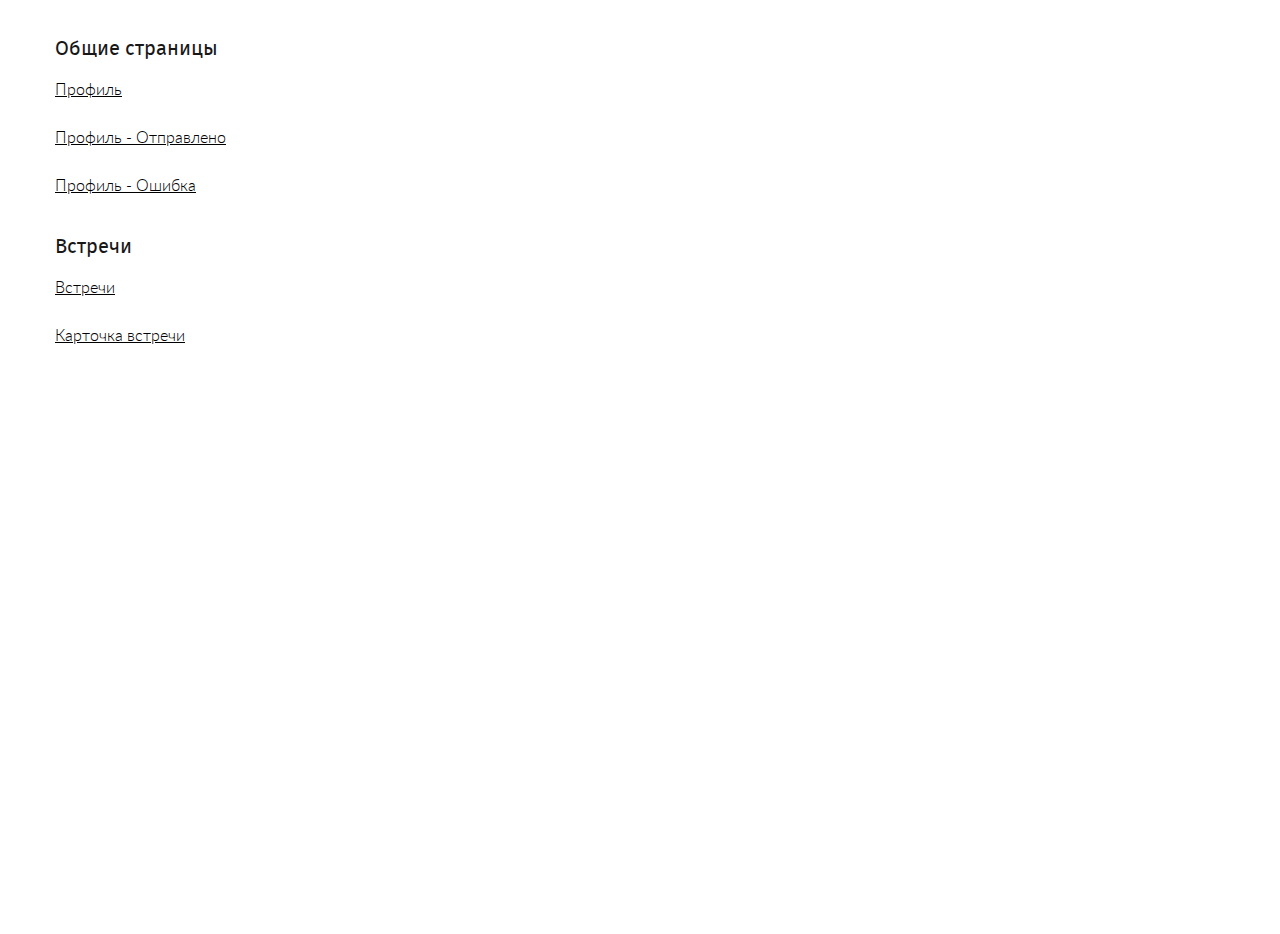
<file: index.html>
<!DOCTYPE html>
<html lang="ru">
    <head>
        <meta charset="utf-8" />
        <title>Bee-Together</title>

        <link rel="stylesheet" href="css/styles.css" />
        <link rel="stylesheet" href="js/slick/slick.css" />
        <link rel="stylesheet" href="js/select2/select2.css" />
        <link rel="stylesheet" href="js/mcustomscrollbar/jquery.mCustomScrollbar.css" />
        <link rel="stylesheet" href="js/air-datepicker/datepicker.css" />

        <meta name="viewport" content="width=device-width" />
    </head>

    <body>

        <div class="container">
			<h3>Общие страницы</h3>
			<p><a href="bt-lkd-01-profile.html">Профиль</a></p>
			<p><a href="bt-lkd-01-profile-success.html">Профиль - Отправлено</a></p>
			<p><a href="bt-lkd-01-profile-error.html">Профиль - Ошибка</a></p>

			<h3>Встречи</h3>
			<p><a href="bt-lkd-02-meets.html">Встречи</a></p>
			<p><a href="bt-lkd-03-meets-card.html">Карточка встречи</a></p>
        </div>

        <script>
            var pathTemplate = './';
        </script>
        <script src="js/fonts.js"></script>

        <script src="js/jquery-3.4.1.min.js"></script>
        <script src="js/slick/slick.min.js"></script>
        <script src="js/jquery.mask.min.js"></script>
        <script src="js/validation/jquery.validate.min.js"></script>
        <script src="js/validation/messages_ru.js"></script>
        <script src="js/select2/select2.min.js"></script>
        <script src="js/select2/ru.js"></script>
        <script src="js/mcustomscrollbar/jquery.mCustomScrollbar.concat.min.js"></script>
        <script src="js/air-datepicker/datepicker.min.js"></script>
        <script src="js/tools.js"></script>

    </body>
</html>
</file>
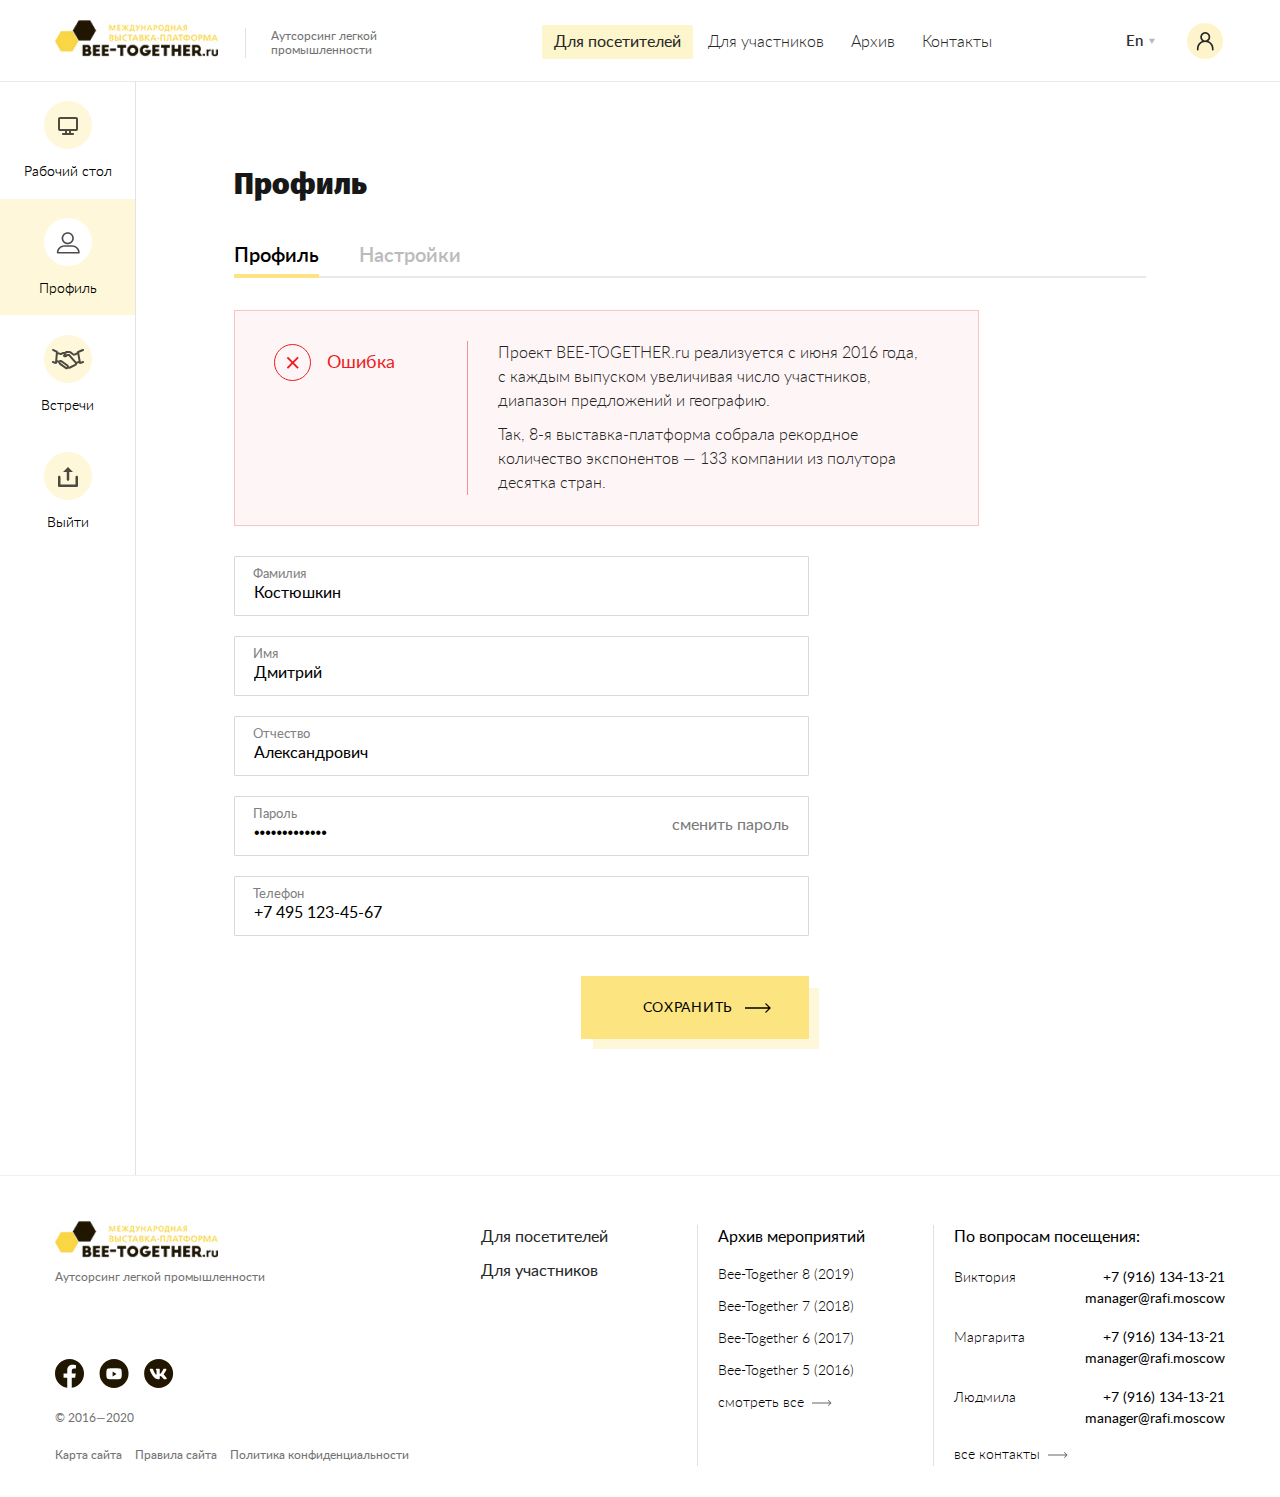
<file: bt-lkd-01-profile-error.html>
<!DOCTYPE html>
<html lang="ru">
    <head>
        <meta charset="utf-8" />
        <title>Bee-Together</title>

        <link rel="stylesheet" href="css/styles.css" />
        <link rel="stylesheet" href="js/slick/slick.css" />
        <link rel="stylesheet" href="js/select2/select2.css" />
        <link rel="stylesheet" href="js/mcustomscrollbar/jquery.mCustomScrollbar.css" />
        <link rel="stylesheet" href="js/air-datepicker/datepicker.css" />

        <link rel="icon" href="favicon.ico" type="image/x-icon" />
        <link rel="shortcut icon" href="favicon.ico" type="image/x-icon" />

        <meta name="viewport" content="width=device-width" />
    </head>

    <body>

        <!-- wrapper -->
        <div class="wrapper">
            <div class="wrapper-inner">

                <header>
                    <div class="container">
                        <div class="logo"><a href="#"></a></div>

                        <div class="header-title">Аутсорсинг легкой промышленности</div>

                        <div class="header-menu">
                            <ul>
                                <li class="active"><a href="#">Для посетителей</a></li>
                                <li><a href="#">Для участников</a></li>
                                <li><a href="#">Архив</a></li>
                                <li><a href="#">Контакты</a></li>
                            </ul>
                        </div>

                        <div class="header-user">
                            <a href="#" class="header-user-link"></a>
                        </div>

                        <div class="header-lang">
                            <a href="#" class="header-lang-link">En</a>
                            <ul>
                                <li class="active"><a href="#">En</a></li>
                                <li><a href="#">Ru</a></li>
                                <li><a href="#">Fr</a></li>
                            </ul>
                        </div>
                    </div>
                </header>

                <!-- cabinet -->
                <div class="cabinet">

                    <!-- side -->
                    <div class="side">
                        <div class="side-menu">
                            <ul>
                                <li><a href="#"><div class="side-menu-icon"><img src="images/side-menu-1.svg" alt="" /></div>Рабочий стол</a></li>
                                <li class="active"><a href="#"><div class="side-menu-icon"><img src="images/side-menu-6.svg" alt="" /></div>Профиль</a></li>
                                <li><a href="#"><div class="side-menu-icon"><img src="images/side-menu-2.svg" alt="" /></div>Встречи</a></li>
                                <li><a href="#"><div class="side-menu-icon"><img src="images/side-menu-7.svg" alt="" /></div>Выйти</a></li>
                            </ul>
                        </div>
                    </div>
                    <!-- side END -->

                    <!-- cabinet container -->
                    <div class="cabinet-container">
                        <div class="cabinet-container-inner">

                            <h1>Профиль</h1>

                            <!-- tabs -->
                            <div class="tabs">

                                <div class="tabs-menu"></div>

                                <!-- tabs container -->
                                <div class="tabs-container">

                                    <!-- tabs content -->
                                    <div class="tabs-content">
                                        <div class="tabs-content-title">Профиль</div>
                                        <div class="tabs-content-inner">

                                            <!-- cabinet form -->
                                            <div class="cabinet-form">
                                                <form action="#" method="post">
                                                    <div class="message message-error">
                                                        <div class="message-title">Ошибка</div>
                                                        <div class="message-text">
                                                            <p>Проект BEE-TOGETHER.ru реализуется с июня 2016 года, с&nbsp;каждым выпуском увеличивая число участников, диапазон предложений и географию.</p>
                                                            <p>Так, 8-я выставка-платформа собрала рекордное количество экспонентов — 133 компании из полутора десятка стран.</p>
                                                        </div>
                                                    </div>

                                                    <div class="form-input"><span>Фамилия</span><input type="text" name="lastname" value="Костюшкин" class="required" /></div>
                                                    <div class="form-input"><span>Имя</span><input type="text" name="firstname" value="Дмитрий" class="required" /></div>
                                                    <div class="form-input"><span>Отчество</span><input type="text" name="middlename" value="Александрович" /></div>
                                                    <div class="form-input form-input-password"><span>Пароль</span><input type="password" name="password" value="*************" /><a href="#">сменить пароль</a></div>
                                                    <div class="form-input"><span>Телефон</span><input type="text" name="phone" value="+7 495 123-45-67" class="required phoneRU" /></div>
                                                    <div class="form-submit"><button type="submit" class="btn">Сохранить</button></div>
                                                </form>
                                            </div>
                                            <!-- cabinet form END -->

                                        </div>
                                    </div>
                                    <!-- tabs content END -->

                                    <!-- tabs content -->
                                    <div class="tabs-content">
                                        <div class="tabs-content-title">Настройки</div>
                                        <div class="tabs-content-inner">

                                            <form action="#" method="post">
                                                <div class="form-label">Уведомления</div>
                                                <div class="form-checkbox">
                                                    <label><input type="checkbox" name="notification1" /><span>Мелкосерийная зона</span></label>
                                                </div>
                                                <div class="form-checkbox">
                                                    <label><input type="checkbox" name="notification2" /><span>Деловая программа</span></label>
                                                </div>
                                                <div class="form-submit form-submit-profile"><button type="submit" class="btn">Сохранить</button></div>
                                            </form>

                                        </div>
                                    </div>
                                    <!-- tabs content END -->

                                </div>
                                <!-- tabs container END -->
                            </div>
                            <!-- tabs END -->

                        </div>
                    </div>
                    <!-- cabinet container END -->

                </div>
                <!-- cabinet END -->

            </div>
        </div>
        <!-- wrapper END -->

        <footer>
            <div class="container">
                <div class="footer-right">
                    <div class="footer-block">
                        <div class="footer-block-link"><a href="#">Для посетителей</a></div>
                        <div class="footer-block-link"><a href="#">Для участников</a></div>
                    </div>

                    <div class="footer-block">
                        <div class="footer-block-title">Архив мероприятий</div>
                        <div class="footer-block-content">
                            <div class="footer-archive">
                                <div class="footer-archive-item"><a href="#">Bee-Together 8 (2019)</a></div>
                                <div class="footer-archive-item"><a href="#">Bee-Together 7 (2018)</a></div>
                                <div class="footer-archive-item"><a href="#">Bee-Together 6 (2017)</a></div>
                                <div class="footer-archive-item"><a href="#">Bee-Together 5 (2016)</a></div>
                                <div class="footer-archive-all"><a href="#">смотреть все</a></div>
                            </div>
                        </div>
                    </div>

                    <div class="footer-block footer-block-contacts">
                        <div class="footer-block-title">По вопросам посещения:</div>
                        <div class="footer-contacts">
                            <div class="footer-contacts-item">
                                <div class="footer-contacts-item-name">Виктория</div>
                                <div class="footer-contacts-item-info">
                                    <div class="footer-contacts-item-info-phone"><a href="tel:+79161341321">+7 (916) 134-13-21</a></div>
                                    <div class="footer-contacts-item-info-email"><a href="mailto:manager@rafi.moscow">manager@rafi.moscow</a></div>
                                </div>
                            </div>
                            <div class="footer-contacts-item">
                                <div class="footer-contacts-item-name">Маргарита</div>
                                <div class="footer-contacts-item-info">
                                    <div class="footer-contacts-item-info-phone"><a href="tel:+79161341321">+7 (916) 134-13-21</a></div>
                                    <div class="footer-contacts-item-info-email"><a href="mailto:manager@rafi.moscow">manager@rafi.moscow</a></div>
                                </div>
                            </div>
                            <div class="footer-contacts-item">
                                <div class="footer-contacts-item-name">Людмила</div>
                                <div class="footer-contacts-item-info">
                                    <div class="footer-contacts-item-info-phone"><a href="tel:+79161341321">+7 (916) 134-13-21</a></div>
                                    <div class="footer-contacts-item-info-email"><a href="mailto:manager@rafi.moscow">manager@rafi.moscow</a></div>
                                </div>
                            </div>
                            <div class="footer-contacts-all"><a href="#">все контакты</a></div>
                        </div>
                    </div>
                </div>

                <div class="footer-left">
                    <div class="footer-logo"></div>
                    <div class="footer-title">Аутсорсинг легкой промышленности</div>

                    <div class="footer-social">
                        <a href="#"><img src="images/social-fb.svg" alt="" /></a>
                        <a href="#"><img src="images/social-yt.svg" alt="" /></a>
                        <a href="#"><img src="images/social-vk.svg" alt="" /></a>
                    </div>

                    <div class="footer-bottom">
                        <div class="footer-copyrights">© 2016—2020</div>

                        <div class="footer-links">
                            <div class="footer-link"><a href="#">Карта сайта</a></div>
                            <div class="footer-link"><a href="#">Правила сайта</a></div>
                            <div class="footer-link"><a href="#">Политика конфиденциальности</a></div>
                        </div>
                    </div>
                </div>
            </div>
        </footer>

        <a href="#" class="up-link"></a>

        <script>
            var pathTemplate = './';
        </script>
        <script src="js/fonts.js"></script>

        <script src="js/jquery-3.4.1.min.js"></script>
        <script src="js/slick/slick.min.js"></script>
        <script src="js/jquery.mask.min.js"></script>
        <script src="js/validation/jquery.validate.min.js"></script>
        <script src="js/validation/messages_ru.js"></script>
        <script src="js/select2/select2.min.js"></script>
        <script src="js/select2/ru.js"></script>
        <script src="js/mcustomscrollbar/jquery.mCustomScrollbar.concat.min.js"></script>
        <script src="js/air-datepicker/datepicker.min.js"></script>
        <script src="js/tools.js"></script>

    </body>
</html>
</file>
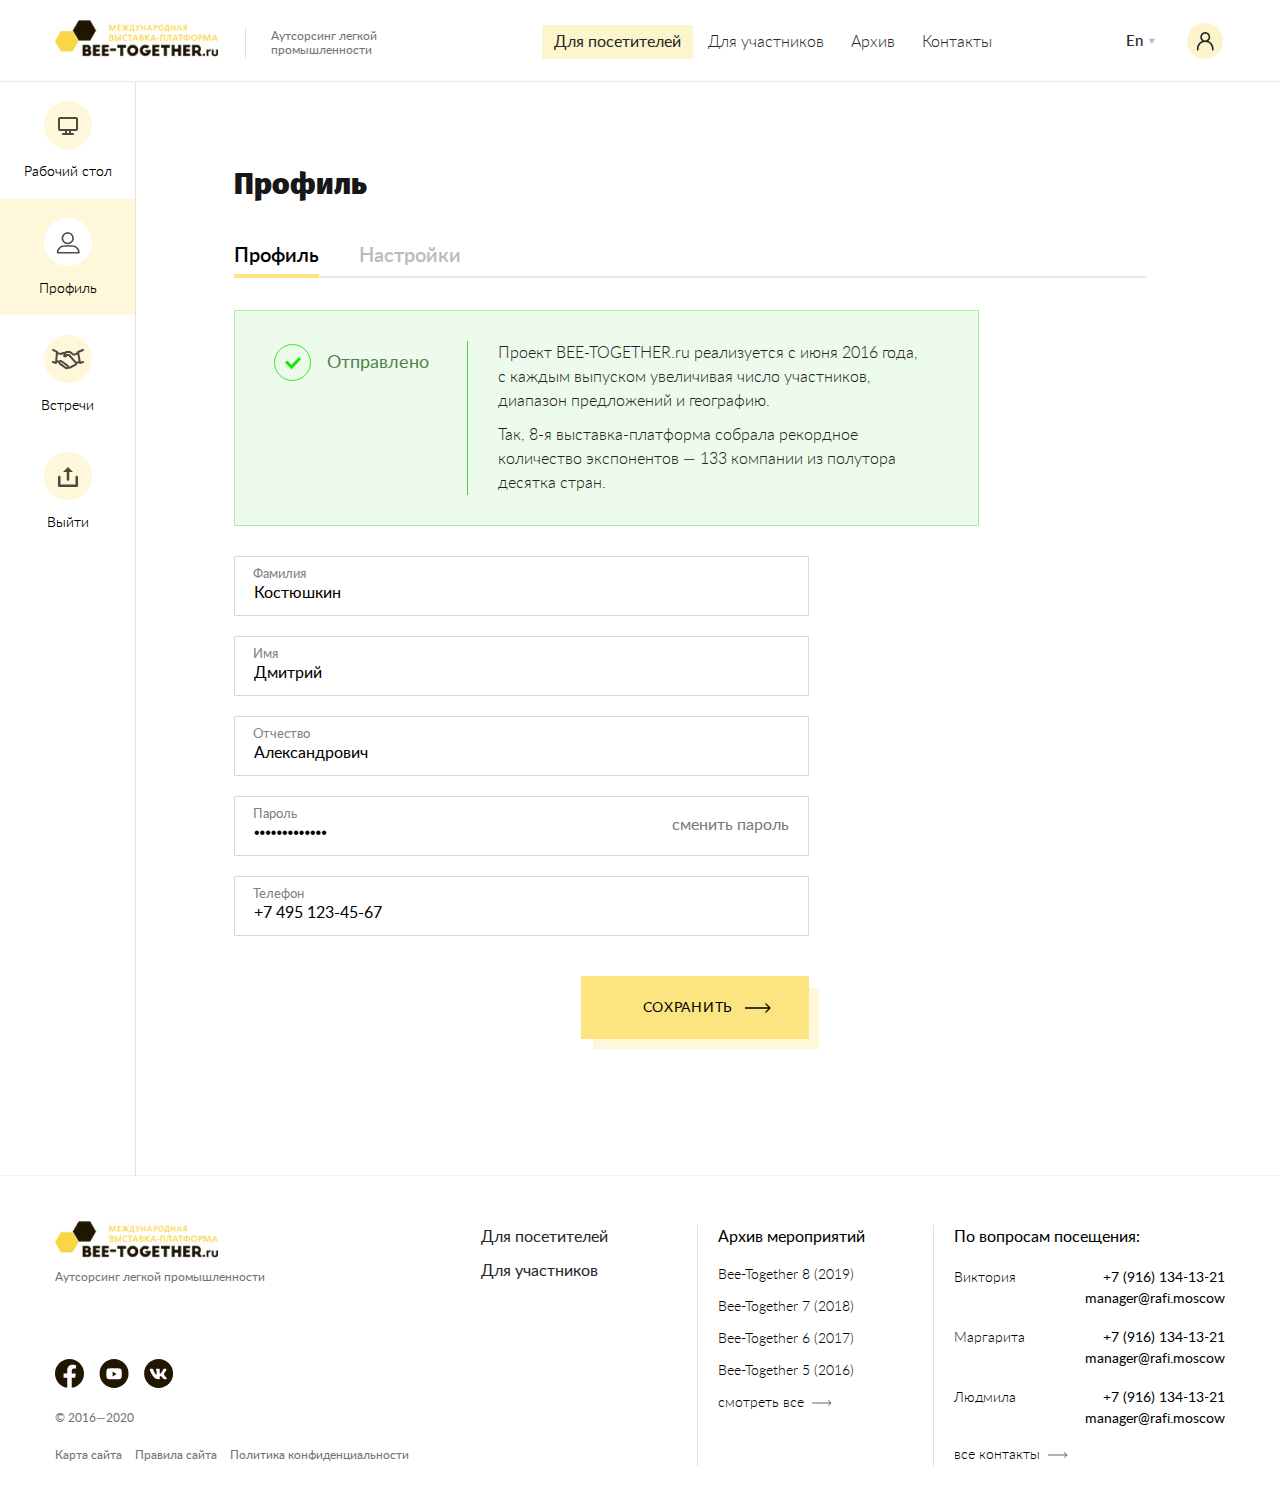
<file: bt-lkd-01-profile-success.html>
<!DOCTYPE html>
<html lang="ru">
    <head>
        <meta charset="utf-8" />
        <title>Bee-Together</title>

        <link rel="stylesheet" href="css/styles.css" />
        <link rel="stylesheet" href="js/slick/slick.css" />
        <link rel="stylesheet" href="js/select2/select2.css" />
        <link rel="stylesheet" href="js/mcustomscrollbar/jquery.mCustomScrollbar.css" />
        <link rel="stylesheet" href="js/air-datepicker/datepicker.css" />

        <link rel="icon" href="favicon.ico" type="image/x-icon" />
        <link rel="shortcut icon" href="favicon.ico" type="image/x-icon" />

        <meta name="viewport" content="width=device-width" />
    </head>

    <body>

        <!-- wrapper -->
        <div class="wrapper">
            <div class="wrapper-inner">

                <header>
                    <div class="container">
                        <div class="logo"><a href="#"></a></div>

                        <div class="header-title">Аутсорсинг легкой промышленности</div>

                        <div class="header-menu">
                            <ul>
                                <li class="active"><a href="#">Для посетителей</a></li>
                                <li><a href="#">Для участников</a></li>
                                <li><a href="#">Архив</a></li>
                                <li><a href="#">Контакты</a></li>
                            </ul>
                        </div>

                        <div class="header-user">
                            <a href="#" class="header-user-link"></a>
                        </div>

                        <div class="header-lang">
                            <a href="#" class="header-lang-link">En</a>
                            <ul>
                                <li class="active"><a href="#">En</a></li>
                                <li><a href="#">Ru</a></li>
                                <li><a href="#">Fr</a></li>
                            </ul>
                        </div>
                    </div>
                </header>

                <!-- cabinet -->
                <div class="cabinet">

                    <!-- side -->
                    <div class="side">
                        <div class="side-menu">
                            <ul>
                                <li><a href="#"><div class="side-menu-icon"><img src="images/side-menu-1.svg" alt="" /></div>Рабочий стол</a></li>
                                <li class="active"><a href="#"><div class="side-menu-icon"><img src="images/side-menu-6.svg" alt="" /></div>Профиль</a></li>
                                <li><a href="#"><div class="side-menu-icon"><img src="images/side-menu-2.svg" alt="" /></div>Встречи</a></li>
                                <li><a href="#"><div class="side-menu-icon"><img src="images/side-menu-7.svg" alt="" /></div>Выйти</a></li>
                            </ul>
                        </div>
                    </div>
                    <!-- side END -->

                    <!-- cabinet container -->
                    <div class="cabinet-container">
                        <div class="cabinet-container-inner">

                            <h1>Профиль</h1>

                            <!-- tabs -->
                            <div class="tabs">

                                <div class="tabs-menu"></div>

                                <!-- tabs container -->
                                <div class="tabs-container">

                                    <!-- tabs content -->
                                    <div class="tabs-content">
                                        <div class="tabs-content-title">Профиль</div>
                                        <div class="tabs-content-inner">

                                            <!-- cabinet form -->
                                            <div class="cabinet-form">
                                                <form action="#" method="post">
                                                    <div class="message message-success">
                                                        <div class="message-title">Отправлено</div>
                                                        <div class="message-text">
                                                            <p>Проект BEE-TOGETHER.ru реализуется с июня 2016 года, с&nbsp;каждым выпуском увеличивая число участников, диапазон предложений и географию.</p>
                                                            <p>Так, 8-я выставка-платформа собрала рекордное количество экспонентов — 133 компании из полутора десятка стран.</p>
                                                        </div>
                                                    </div>

                                                    <div class="form-input"><span>Фамилия</span><input type="text" name="lastname" value="Костюшкин" class="required" /></div>
                                                    <div class="form-input"><span>Имя</span><input type="text" name="firstname" value="Дмитрий" class="required" /></div>
                                                    <div class="form-input"><span>Отчество</span><input type="text" name="middlename" value="Александрович" /></div>
                                                    <div class="form-input form-input-password"><span>Пароль</span><input type="password" name="password" value="*************" /><a href="#">сменить пароль</a></div>
                                                    <div class="form-input"><span>Телефон</span><input type="text" name="phone" value="+7 495 123-45-67" class="required phoneRU" /></div>
                                                    <div class="form-submit"><button type="submit" class="btn">Сохранить</button></div>
                                                </form>
                                            </div>
                                            <!-- cabinet form END -->

                                        </div>
                                    </div>
                                    <!-- tabs content END -->

                                    <!-- tabs content -->
                                    <div class="tabs-content">
                                        <div class="tabs-content-title">Настройки</div>
                                        <div class="tabs-content-inner">

                                            <form action="#" method="post">
                                                <div class="form-label">Уведомления</div>
                                                <div class="form-checkbox">
                                                    <label><input type="checkbox" name="notification1" /><span>Мелкосерийная зона</span></label>
                                                </div>
                                                <div class="form-checkbox">
                                                    <label><input type="checkbox" name="notification2" /><span>Деловая программа</span></label>
                                                </div>
                                                <div class="form-submit form-submit-profile"><button type="submit" class="btn">Сохранить</button></div>
                                            </form>

                                        </div>
                                    </div>
                                    <!-- tabs content END -->

                                </div>
                                <!-- tabs container END -->
                            </div>
                            <!-- tabs END -->

                        </div>
                    </div>
                    <!-- cabinet container END -->

                </div>
                <!-- cabinet END -->

            </div>
        </div>
        <!-- wrapper END -->

        <footer>
            <div class="container">
                <div class="footer-right">
                    <div class="footer-block">
                        <div class="footer-block-link"><a href="#">Для посетителей</a></div>
                        <div class="footer-block-link"><a href="#">Для участников</a></div>
                    </div>

                    <div class="footer-block">
                        <div class="footer-block-title">Архив мероприятий</div>
                        <div class="footer-block-content">
                            <div class="footer-archive">
                                <div class="footer-archive-item"><a href="#">Bee-Together 8 (2019)</a></div>
                                <div class="footer-archive-item"><a href="#">Bee-Together 7 (2018)</a></div>
                                <div class="footer-archive-item"><a href="#">Bee-Together 6 (2017)</a></div>
                                <div class="footer-archive-item"><a href="#">Bee-Together 5 (2016)</a></div>
                                <div class="footer-archive-all"><a href="#">смотреть все</a></div>
                            </div>
                        </div>
                    </div>

                    <div class="footer-block footer-block-contacts">
                        <div class="footer-block-title">По вопросам посещения:</div>
                        <div class="footer-contacts">
                            <div class="footer-contacts-item">
                                <div class="footer-contacts-item-name">Виктория</div>
                                <div class="footer-contacts-item-info">
                                    <div class="footer-contacts-item-info-phone"><a href="tel:+79161341321">+7 (916) 134-13-21</a></div>
                                    <div class="footer-contacts-item-info-email"><a href="mailto:manager@rafi.moscow">manager@rafi.moscow</a></div>
                                </div>
                            </div>
                            <div class="footer-contacts-item">
                                <div class="footer-contacts-item-name">Маргарита</div>
                                <div class="footer-contacts-item-info">
                                    <div class="footer-contacts-item-info-phone"><a href="tel:+79161341321">+7 (916) 134-13-21</a></div>
                                    <div class="footer-contacts-item-info-email"><a href="mailto:manager@rafi.moscow">manager@rafi.moscow</a></div>
                                </div>
                            </div>
                            <div class="footer-contacts-item">
                                <div class="footer-contacts-item-name">Людмила</div>
                                <div class="footer-contacts-item-info">
                                    <div class="footer-contacts-item-info-phone"><a href="tel:+79161341321">+7 (916) 134-13-21</a></div>
                                    <div class="footer-contacts-item-info-email"><a href="mailto:manager@rafi.moscow">manager@rafi.moscow</a></div>
                                </div>
                            </div>
                            <div class="footer-contacts-all"><a href="#">все контакты</a></div>
                        </div>
                    </div>
                </div>

                <div class="footer-left">
                    <div class="footer-logo"></div>
                    <div class="footer-title">Аутсорсинг легкой промышленности</div>

                    <div class="footer-social">
                        <a href="#"><img src="images/social-fb.svg" alt="" /></a>
                        <a href="#"><img src="images/social-yt.svg" alt="" /></a>
                        <a href="#"><img src="images/social-vk.svg" alt="" /></a>
                    </div>

                    <div class="footer-bottom">
                        <div class="footer-copyrights">© 2016—2020</div>

                        <div class="footer-links">
                            <div class="footer-link"><a href="#">Карта сайта</a></div>
                            <div class="footer-link"><a href="#">Правила сайта</a></div>
                            <div class="footer-link"><a href="#">Политика конфиденциальности</a></div>
                        </div>
                    </div>
                </div>
            </div>
        </footer>

        <a href="#" class="up-link"></a>

        <script>
            var pathTemplate = './';
        </script>
        <script src="js/fonts.js"></script>

        <script src="js/jquery-3.4.1.min.js"></script>
        <script src="js/slick/slick.min.js"></script>
        <script src="js/jquery.mask.min.js"></script>
        <script src="js/validation/jquery.validate.min.js"></script>
        <script src="js/validation/messages_ru.js"></script>
        <script src="js/select2/select2.min.js"></script>
        <script src="js/select2/ru.js"></script>
        <script src="js/mcustomscrollbar/jquery.mCustomScrollbar.concat.min.js"></script>
        <script src="js/air-datepicker/datepicker.min.js"></script>
        <script src="js/tools.js"></script>

    </body>
</html>
</file>
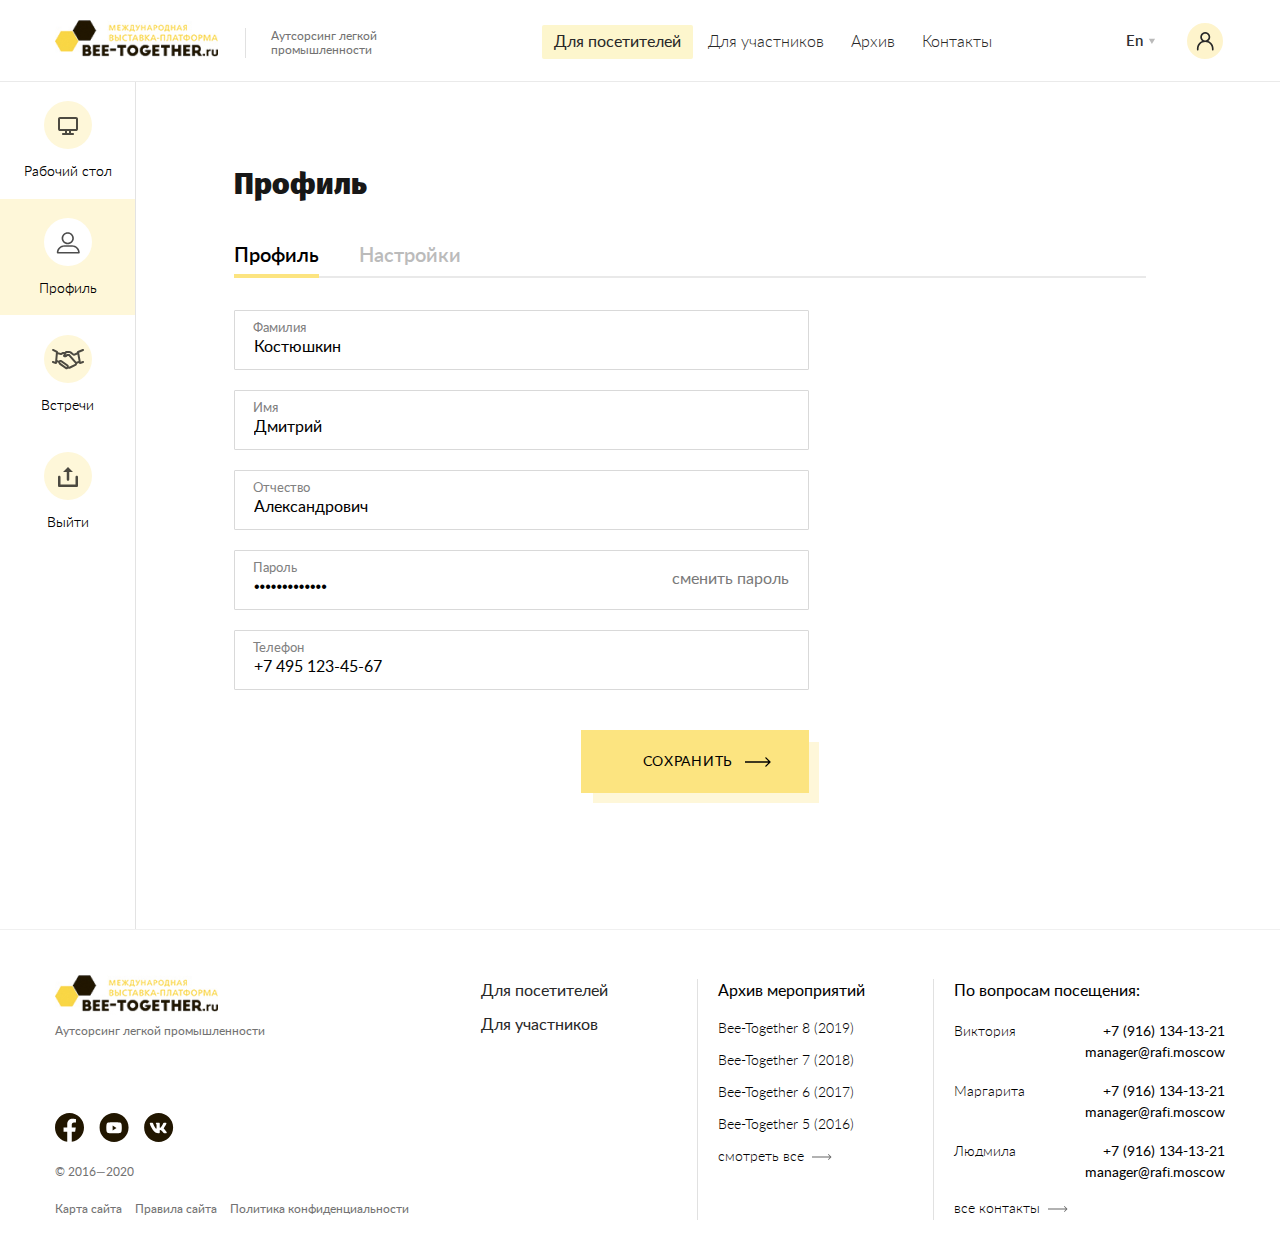
<file: bt-lkd-01-profile.html>
<!DOCTYPE html>
<html lang="ru">
    <head>
        <meta charset="utf-8" />
        <title>Bee-Together</title>

        <link rel="stylesheet" href="css/styles.css" />
        <link rel="stylesheet" href="js/slick/slick.css" />
        <link rel="stylesheet" href="js/select2/select2.css" />
        <link rel="stylesheet" href="js/mcustomscrollbar/jquery.mCustomScrollbar.css" />
        <link rel="stylesheet" href="js/air-datepicker/datepicker.css" />

        <link rel="icon" href="favicon.ico" type="image/x-icon" />
        <link rel="shortcut icon" href="favicon.ico" type="image/x-icon" />

        <meta name="viewport" content="width=device-width" />
    </head>

    <body>

        <!-- wrapper -->
        <div class="wrapper">
            <div class="wrapper-inner">

                <header>
                    <div class="container">
                        <div class="logo"><a href="#"></a></div>

                        <div class="header-title">Аутсорсинг легкой промышленности</div>

                        <div class="header-menu">
                            <ul>
                                <li class="active"><a href="#">Для посетителей</a></li>
                                <li><a href="#">Для участников</a></li>
                                <li><a href="#">Архив</a></li>
                                <li><a href="#">Контакты</a></li>
                            </ul>
                        </div>

                        <div class="header-user">
                            <a href="#" class="header-user-link"></a>
                        </div>

                        <div class="header-lang">
                            <a href="#" class="header-lang-link">En</a>
                            <ul>
                                <li class="active"><a href="#">En</a></li>
                                <li><a href="#">Ru</a></li>
                                <li><a href="#">Fr</a></li>
                            </ul>
                        </div>
                    </div>
                </header>

                <!-- cabinet -->
                <div class="cabinet">

                    <!-- side -->
                    <div class="side">
                        <div class="side-menu">
                            <ul>
                                <li><a href="#"><div class="side-menu-icon"><img src="images/side-menu-1.svg" alt="" /></div>Рабочий стол</a></li>
                                <li class="active"><a href="#"><div class="side-menu-icon"><img src="images/side-menu-6.svg" alt="" /></div>Профиль</a></li>
                                <li><a href="#"><div class="side-menu-icon"><img src="images/side-menu-2.svg" alt="" /></div>Встречи</a></li>
                                <li><a href="#"><div class="side-menu-icon"><img src="images/side-menu-7.svg" alt="" /></div>Выйти</a></li>
                            </ul>
                        </div>
                    </div>
                    <!-- side END -->

                    <!-- cabinet container -->
                    <div class="cabinet-container">
                        <div class="cabinet-container-inner">

                            <h1>Профиль</h1>

                            <!-- tabs -->
                            <div class="tabs">

                                <div class="tabs-menu"></div>

                                <!-- tabs container -->
                                <div class="tabs-container">

                                    <!-- tabs content -->
                                    <div class="tabs-content">
                                        <div class="tabs-content-title">Профиль</div>
                                        <div class="tabs-content-inner">

                                            <!-- cabinet form -->
                                            <div class="cabinet-form">
                                                <form action="#" method="post">
                                                    <div class="form-input"><span>Фамилия</span><input type="text" name="lastname" value="Костюшкин" class="required" /></div>
                                                    <div class="form-input"><span>Имя</span><input type="text" name="firstname" value="Дмитрий" class="required" /></div>
                                                    <div class="form-input"><span>Отчество</span><input type="text" name="middlename" value="Александрович" /></div>
                                                    <div class="form-input form-input-password"><span>Пароль</span><input type="password" name="password" value="*************" /><a href="#">сменить пароль</a></div>
                                                    <div class="form-input"><span>Телефон</span><input type="text" name="phone" value="+7 495 123-45-67" class="required phoneRU" /></div>
                                                    <div class="form-submit"><button type="submit" class="btn">Сохранить</button></div>
                                                </form>
                                            </div>
                                            <!-- cabinet form END -->

                                        </div>
                                    </div>
                                    <!-- tabs content END -->

                                    <!-- tabs content -->
                                    <div class="tabs-content">
                                        <div class="tabs-content-title">Настройки</div>
                                        <div class="tabs-content-inner">

                                            <form action="#" method="post">
                                                <div class="form-label">Уведомления</div>
                                                <div class="form-checkbox">
                                                    <label><input type="checkbox" name="notification1" /><span>Мелкосерийная зона</span></label>
                                                </div>
                                                <div class="form-checkbox">
                                                    <label><input type="checkbox" name="notification2" /><span>Деловая программа</span></label>
                                                </div>
                                                <div class="form-submit form-submit-profile"><button type="submit" class="btn">Сохранить</button></div>
                                            </form>

                                        </div>
                                    </div>
                                    <!-- tabs content END -->

                                </div>
                                <!-- tabs container END -->
                            </div>
                            <!-- tabs END -->

                        </div>
                    </div>
                    <!-- cabinet container END -->

                </div>
                <!-- cabinet END -->

            </div>
        </div>
        <!-- wrapper END -->

        <footer>
            <div class="container">
                <div class="footer-right">
                    <div class="footer-block">
                        <div class="footer-block-link"><a href="#">Для посетителей</a></div>
                        <div class="footer-block-link"><a href="#">Для участников</a></div>
                    </div>

                    <div class="footer-block">
                        <div class="footer-block-title">Архив мероприятий</div>
                        <div class="footer-block-content">
                            <div class="footer-archive">
                                <div class="footer-archive-item"><a href="#">Bee-Together 8 (2019)</a></div>
                                <div class="footer-archive-item"><a href="#">Bee-Together 7 (2018)</a></div>
                                <div class="footer-archive-item"><a href="#">Bee-Together 6 (2017)</a></div>
                                <div class="footer-archive-item"><a href="#">Bee-Together 5 (2016)</a></div>
                                <div class="footer-archive-all"><a href="#">смотреть все</a></div>
                            </div>
                        </div>
                    </div>

                    <div class="footer-block footer-block-contacts">
                        <div class="footer-block-title">По вопросам посещения:</div>
                        <div class="footer-contacts">
                            <div class="footer-contacts-item">
                                <div class="footer-contacts-item-name">Виктория</div>
                                <div class="footer-contacts-item-info">
                                    <div class="footer-contacts-item-info-phone"><a href="tel:+79161341321">+7 (916) 134-13-21</a></div>
                                    <div class="footer-contacts-item-info-email"><a href="mailto:manager@rafi.moscow">manager@rafi.moscow</a></div>
                                </div>
                            </div>
                            <div class="footer-contacts-item">
                                <div class="footer-contacts-item-name">Маргарита</div>
                                <div class="footer-contacts-item-info">
                                    <div class="footer-contacts-item-info-phone"><a href="tel:+79161341321">+7 (916) 134-13-21</a></div>
                                    <div class="footer-contacts-item-info-email"><a href="mailto:manager@rafi.moscow">manager@rafi.moscow</a></div>
                                </div>
                            </div>
                            <div class="footer-contacts-item">
                                <div class="footer-contacts-item-name">Людмила</div>
                                <div class="footer-contacts-item-info">
                                    <div class="footer-contacts-item-info-phone"><a href="tel:+79161341321">+7 (916) 134-13-21</a></div>
                                    <div class="footer-contacts-item-info-email"><a href="mailto:manager@rafi.moscow">manager@rafi.moscow</a></div>
                                </div>
                            </div>
                            <div class="footer-contacts-all"><a href="#">все контакты</a></div>
                        </div>
                    </div>
                </div>

                <div class="footer-left">
                    <div class="footer-logo"></div>
                    <div class="footer-title">Аутсорсинг легкой промышленности</div>

                    <div class="footer-social">
                        <a href="#"><img src="images/social-fb.svg" alt="" /></a>
                        <a href="#"><img src="images/social-yt.svg" alt="" /></a>
                        <a href="#"><img src="images/social-vk.svg" alt="" /></a>
                    </div>

                    <div class="footer-bottom">
                        <div class="footer-copyrights">© 2016—2020</div>

                        <div class="footer-links">
                            <div class="footer-link"><a href="#">Карта сайта</a></div>
                            <div class="footer-link"><a href="#">Правила сайта</a></div>
                            <div class="footer-link"><a href="#">Политика конфиденциальности</a></div>
                        </div>
                    </div>
                </div>
            </div>
        </footer>

        <a href="#" class="up-link"></a>

        <script>
            var pathTemplate = './';
        </script>
        <script src="js/fonts.js"></script>

        <script src="js/jquery-3.4.1.min.js"></script>
        <script src="js/slick/slick.min.js"></script>
        <script src="js/jquery.mask.min.js"></script>
        <script src="js/validation/jquery.validate.min.js"></script>
        <script src="js/validation/messages_ru.js"></script>
        <script src="js/select2/select2.min.js"></script>
        <script src="js/select2/ru.js"></script>
        <script src="js/mcustomscrollbar/jquery.mCustomScrollbar.concat.min.js"></script>
        <script src="js/air-datepicker/datepicker.min.js"></script>
        <script src="js/tools.js"></script>

    </body>
</html>
</file>
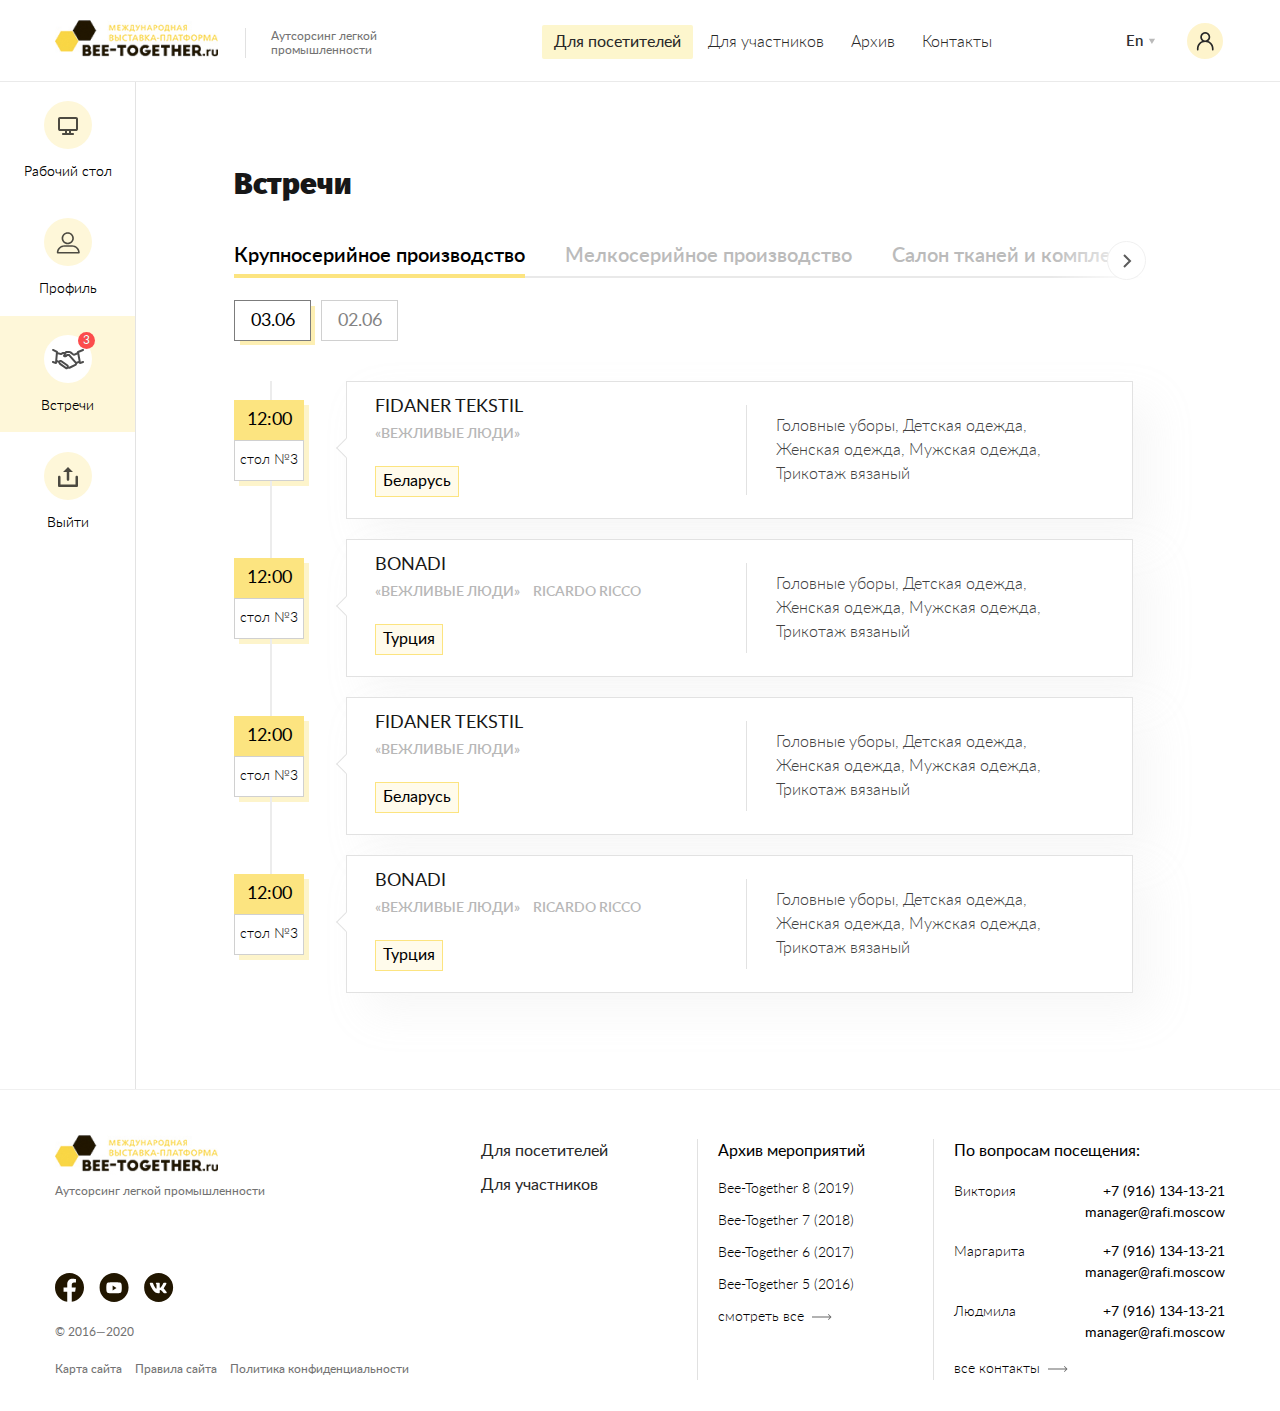
<file: bt-lkd-02-meets.html>
<!DOCTYPE html>
<html lang="ru">
    <head>
        <meta charset="utf-8" />
        <title>Bee-Together</title>

        <link rel="stylesheet" href="css/styles.css" />
        <link rel="stylesheet" href="js/slick/slick.css" />
        <link rel="stylesheet" href="js/select2/select2.css" />
        <link rel="stylesheet" href="js/mcustomscrollbar/jquery.mCustomScrollbar.css" />
        <link rel="stylesheet" href="js/air-datepicker/datepicker.css" />

        <link rel="icon" href="favicon.ico" type="image/x-icon" />
        <link rel="shortcut icon" href="favicon.ico" type="image/x-icon" />

        <meta name="viewport" content="width=device-width" />
    </head>

    <body>

        <!-- wrapper -->
        <div class="wrapper">
            <div class="wrapper-inner">

                <header>
                    <div class="container">
                        <div class="logo"><a href="#"></a></div>

                        <div class="header-title">Аутсорсинг легкой промышленности</div>

                        <div class="header-menu">
                            <ul>
                                <li class="active"><a href="#">Для посетителей</a></li>
                                <li><a href="#">Для участников</a></li>
                                <li><a href="#">Архив</a></li>
                                <li><a href="#">Контакты</a></li>
                            </ul>
                        </div>

                        <div class="header-user">
                            <a href="#" class="header-user-link"></a>
                        </div>

                        <div class="header-lang">
                            <a href="#" class="header-lang-link">En</a>
                            <ul>
                                <li class="active"><a href="#">En</a></li>
                                <li><a href="#">Ru</a></li>
                                <li><a href="#">Fr</a></li>
                            </ul>
                        </div>
                    </div>
                </header>

                <!-- cabinet -->
                <div class="cabinet">

                    <!-- side -->
                    <div class="side">
                        <div class="side-menu">
                            <ul>
                                <li><a href="#"><div class="side-menu-icon"><img src="images/side-menu-1.svg" alt="" /></div>Рабочий стол</a></li>
                                <li><a href="#"><div class="side-menu-icon"><img src="images/side-menu-6.svg" alt="" /></div>Профиль</a></li>
                                <li class="active"><a href="#"><div class="side-menu-icon"><img src="images/side-menu-2.svg" alt="" /><span>3</span></div>Встречи</a></li>
                                <li><a href="#"><div class="side-menu-icon"><img src="images/side-menu-7.svg" alt="" /></div>Выйти</a></li>
                            </ul>
                        </div>
                    </div>
                    <!-- side END -->

                    <!-- cabinet container -->
                    <div class="cabinet-container">
                        <div class="cabinet-container-inner">

                            <h1>Встречи</h1>

                            <!-- tabs -->
                            <div class="tabs">

                                <div class="tabs-menu"></div>

                                <!-- tabs container -->
                                <div class="tabs-container">

                                    <!-- tabs content -->
                                    <div class="tabs-content">
                                        <div class="tabs-content-title">Крупносерийное производство</div>
                                        <div class="tabs-content-inner">

                                            <!-- dashboard zone -->
                                            <div class="dashboard-zone">
                                                <div class="dashboard-zone-meets-header">
                                                    <div class="dashboard-zone-dates">
                                                        <div class="dashboard-zone-dates-item active"><a href="#">03.06</a></div>
                                                        <div class="dashboard-zone-dates-item"><a href="#">02.06</a></div>
                                                    </div>
                                                </div>

                                                <!-- dashboard zone container -->
                                                <div class="dashboard-zone-container">

                                                    <!-- dashboard zone content -->
                                                    <div class="dashboard-zone-content active">

                                                        <div class="dashboard-zone-list">

                                                            <div class="dashboard-zone-item">
                                                                <div class="dashboard-zone-item-where">
                                                                    <div class="dashboard-zone-item-where-time">12:00</div>
                                                                    <div class="dashboard-zone-item-where-place">стол №3</div>
                                                                </div>
                                                                <div class="dashboard-zone-item-content">
                                                                    <a href="#" class="dashboard-zone-item-container">
                                                                        <div class="dashboard-zone-item-info">
                                                                            <div class="dashboard-zone-item-title">FIDANER TEKSTIL</div>
                                                                            <div class="dashboard-zone-item-brands">
                                                                                <span>«Вежливые люди»</span>
                                                                            </div>
                                                                            <div class="dashboard-zone-item-country"><span>Беларусь</span></div>
                                                                        </div>
                                                                        <div class="dashboard-zone-item-sections">Головные уборы, Детская одежда, Женская одежда, Мужская одежда, Трикотаж вязаный</div>
                                                                    </a>
                                                                </div>
                                                            </div>

                                                            <div class="dashboard-zone-item">
                                                                <div class="dashboard-zone-item-where">
                                                                    <div class="dashboard-zone-item-where-time">12:00</div>
                                                                    <div class="dashboard-zone-item-where-place">стол №3</div>
                                                                </div>
                                                                <div class="dashboard-zone-item-content">
                                                                    <a href="#" class="dashboard-zone-item-container">
                                                                        <div class="dashboard-zone-item-info">
                                                                            <div class="dashboard-zone-item-title">BONADI</div>
                                                                            <div class="dashboard-zone-item-brands">
                                                                                <span>«Вежливые люди»</span>
                                                                                <span>RICARDO RICCO</span>
                                                                            </div>
                                                                            <div class="dashboard-zone-item-country"><span>Турция</span></div>
                                                                        </div>
                                                                        <div class="dashboard-zone-item-sections">Головные уборы, Детская одежда, Женская одежда, Мужская одежда, Трикотаж вязаный</div>
                                                                    </a>
                                                                </div>
                                                            </div>

                                                            <div class="dashboard-zone-item">
                                                                <div class="dashboard-zone-item-where">
                                                                    <div class="dashboard-zone-item-where-time">12:00</div>
                                                                    <div class="dashboard-zone-item-where-place">стол №3</div>
                                                                </div>
                                                                <div class="dashboard-zone-item-content">
                                                                    <a href="#" class="dashboard-zone-item-container">
                                                                        <div class="dashboard-zone-item-info">
                                                                            <div class="dashboard-zone-item-title">FIDANER TEKSTIL</div>
                                                                            <div class="dashboard-zone-item-brands">
                                                                                <span>«Вежливые люди»</span>
                                                                            </div>
                                                                            <div class="dashboard-zone-item-country"><span>Беларусь</span></div>
                                                                        </div>
                                                                        <div class="dashboard-zone-item-sections">Головные уборы, Детская одежда, Женская одежда, Мужская одежда, Трикотаж вязаный</div>
                                                                    </a>
                                                                </div>
                                                            </div>

                                                            <div class="dashboard-zone-item">
                                                                <div class="dashboard-zone-item-where">
                                                                    <div class="dashboard-zone-item-where-time">12:00</div>
                                                                    <div class="dashboard-zone-item-where-place">стол №3</div>
                                                                </div>
                                                                <div class="dashboard-zone-item-content">
                                                                    <a href="#" class="dashboard-zone-item-container">
                                                                        <div class="dashboard-zone-item-info">
                                                                            <div class="dashboard-zone-item-title">BONADI</div>
                                                                            <div class="dashboard-zone-item-brands">
                                                                                <span>«Вежливые люди»</span>
                                                                                <span>RICARDO RICCO</span>
                                                                            </div>
                                                                            <div class="dashboard-zone-item-country"><span>Турция</span></div>
                                                                        </div>
                                                                        <div class="dashboard-zone-item-sections">Головные уборы, Детская одежда, Женская одежда, Мужская одежда, Трикотаж вязаный</div>
                                                                    </a>
                                                                </div>
                                                            </div>

                                                        </div>

                                                    </div>
                                                    <!-- dashboard zone content END -->

                                                    <!-- dashboard zone content -->
                                                    <div class="dashboard-zone-content">

                                                        <div class="dashboard-zone-list">

                                                            <div class="dashboard-zone-item">
                                                                <div class="dashboard-zone-item-where">
                                                                    <div class="dashboard-zone-item-where-time">12:00</div>
                                                                    <div class="dashboard-zone-item-where-place">стол №3</div>
                                                                </div>
                                                                <div class="dashboard-zone-item-content">
                                                                    <a href="#" class="dashboard-zone-item-container">
                                                                        <div class="dashboard-zone-item-info">
                                                                            <div class="dashboard-zone-item-title">BONADI</div>
                                                                            <div class="dashboard-zone-item-brands">
                                                                                <span>«Вежливые люди»</span>
                                                                                <span>RICARDO RICCO</span>
                                                                            </div>
                                                                            <div class="dashboard-zone-item-country"><span>Турция</span></div>
                                                                        </div>
                                                                        <div class="dashboard-zone-item-sections">Головные уборы, Детская одежда, Женская одежда, Мужская одежда, Трикотаж вязаный</div>
                                                                    </a>
                                                                </div>
                                                            </div>

                                                        </div>

                                                    </div>
                                                    <!-- dashboard zone content END -->

                                                </div>
                                                <!-- dashboard zone container END -->

                                            </div>
                                            <!-- dashboard zone END -->

                                        </div>
                                    </div>
                                    <!-- tabs content END -->

                                    <!-- tabs content -->
                                    <div class="tabs-content">
                                        <div class="tabs-content-title">Мелкосерийное производство</div>
                                        <div class="tabs-content-inner">

                                            <div class="dashboard-zone-empty">
                                                <div class="dashboard-zone-empty-icon"><img src="images/dashboard-zone-empty.svg" alt="" /></div>
                                                <div class="dashboard-zone-empty-text">Вы не зарегистрированы на посещение данной зоны</div>
                                                <div class="dashboard-zone-empty-btn"><a href="#" class="btn">Подать заявку на участие</a></div>
                                            </div>

                                        </div>
                                    </div>
                                    <!-- tabs content END -->

                                    <!-- tabs content -->
                                    <div class="tabs-content">
                                        <div class="tabs-content-title">Салон тканей и комплектующих</div>
                                        <div class="tabs-content-inner">

                                            <div class="dashboard-zone-loading">
                                                <div class="dashboard-zone-loading-icon"><img src="images/dashboard-zone-loading.svg" alt="" /></div>
                                                <div class="dashboard-zone-loading-text">Ваша заявка находится на модерации.<br /> После нее Вы получите доступ к разделу</div>
                                            </div>

                                        </div>
                                    </div>
                                    <!-- tabs content END -->

                                    <!-- tabs content -->
                                    <div class="tabs-content">
                                        <div class="tabs-content-title">Деловая программа</div>
                                        <div class="tabs-content-inner">

                                            <div class="dashboard-zone-success">
                                                <div class="dashboard-zone-success-icon"><img src="images/dashboard-zone-success.svg" alt="" /></div>
                                                <div class="dashboard-zone-success-text">Вы записаны для участия в данной зоне.</div>
                                            </div>

                                        </div>
                                    </div>
                                    <!-- tabs content END -->

                                </div>
                                <!-- tabs container END -->
                            </div>
                            <!-- tabs END -->

                        </div>
                    </div>
                    <!-- cabinet container END -->

                </div>
                <!-- cabinet END -->

            </div>
        </div>
        <!-- wrapper END -->

        <footer>
            <div class="container">
                <div class="footer-right">
                    <div class="footer-block">
                        <div class="footer-block-link"><a href="#">Для посетителей</a></div>
                        <div class="footer-block-link"><a href="#">Для участников</a></div>
                    </div>

                    <div class="footer-block">
                        <div class="footer-block-title">Архив мероприятий</div>
                        <div class="footer-block-content">
                            <div class="footer-archive">
                                <div class="footer-archive-item"><a href="#">Bee-Together 8 (2019)</a></div>
                                <div class="footer-archive-item"><a href="#">Bee-Together 7 (2018)</a></div>
                                <div class="footer-archive-item"><a href="#">Bee-Together 6 (2017)</a></div>
                                <div class="footer-archive-item"><a href="#">Bee-Together 5 (2016)</a></div>
                                <div class="footer-archive-all"><a href="#">смотреть все</a></div>
                            </div>
                        </div>
                    </div>

                    <div class="footer-block footer-block-contacts">
                        <div class="footer-block-title">По вопросам посещения:</div>
                        <div class="footer-contacts">
                            <div class="footer-contacts-item">
                                <div class="footer-contacts-item-name">Виктория</div>
                                <div class="footer-contacts-item-info">
                                    <div class="footer-contacts-item-info-phone"><a href="tel:+79161341321">+7 (916) 134-13-21</a></div>
                                    <div class="footer-contacts-item-info-email"><a href="mailto:manager@rafi.moscow">manager@rafi.moscow</a></div>
                                </div>
                            </div>
                            <div class="footer-contacts-item">
                                <div class="footer-contacts-item-name">Маргарита</div>
                                <div class="footer-contacts-item-info">
                                    <div class="footer-contacts-item-info-phone"><a href="tel:+79161341321">+7 (916) 134-13-21</a></div>
                                    <div class="footer-contacts-item-info-email"><a href="mailto:manager@rafi.moscow">manager@rafi.moscow</a></div>
                                </div>
                            </div>
                            <div class="footer-contacts-item">
                                <div class="footer-contacts-item-name">Людмила</div>
                                <div class="footer-contacts-item-info">
                                    <div class="footer-contacts-item-info-phone"><a href="tel:+79161341321">+7 (916) 134-13-21</a></div>
                                    <div class="footer-contacts-item-info-email"><a href="mailto:manager@rafi.moscow">manager@rafi.moscow</a></div>
                                </div>
                            </div>
                            <div class="footer-contacts-all"><a href="#">все контакты</a></div>
                        </div>
                    </div>
                </div>

                <div class="footer-left">
                    <div class="footer-logo"></div>
                    <div class="footer-title">Аутсорсинг легкой промышленности</div>

                    <div class="footer-social">
                        <a href="#"><img src="images/social-fb.svg" alt="" /></a>
                        <a href="#"><img src="images/social-yt.svg" alt="" /></a>
                        <a href="#"><img src="images/social-vk.svg" alt="" /></a>
                    </div>

                    <div class="footer-bottom">
                        <div class="footer-copyrights">© 2016—2020</div>

                        <div class="footer-links">
                            <div class="footer-link"><a href="#">Карта сайта</a></div>
                            <div class="footer-link"><a href="#">Правила сайта</a></div>
                            <div class="footer-link"><a href="#">Политика конфиденциальности</a></div>
                        </div>
                    </div>
                </div>
            </div>
        </footer>

        <a href="#" class="up-link"></a>

        <script>
            var pathTemplate = './';
        </script>
        <script src="js/fonts.js"></script>

        <script src="js/jquery-3.4.1.min.js"></script>
        <script src="js/slick/slick.min.js"></script>
        <script src="js/jquery.mask.min.js"></script>
        <script src="js/validation/jquery.validate.min.js"></script>
        <script src="js/validation/messages_ru.js"></script>
        <script src="js/select2/select2.min.js"></script>
        <script src="js/select2/ru.js"></script>
        <script src="js/mcustomscrollbar/jquery.mCustomScrollbar.concat.min.js"></script>
        <script src="js/air-datepicker/datepicker.min.js"></script>
        <script src="js/tools.js"></script>

    </body>
</html>
</file>
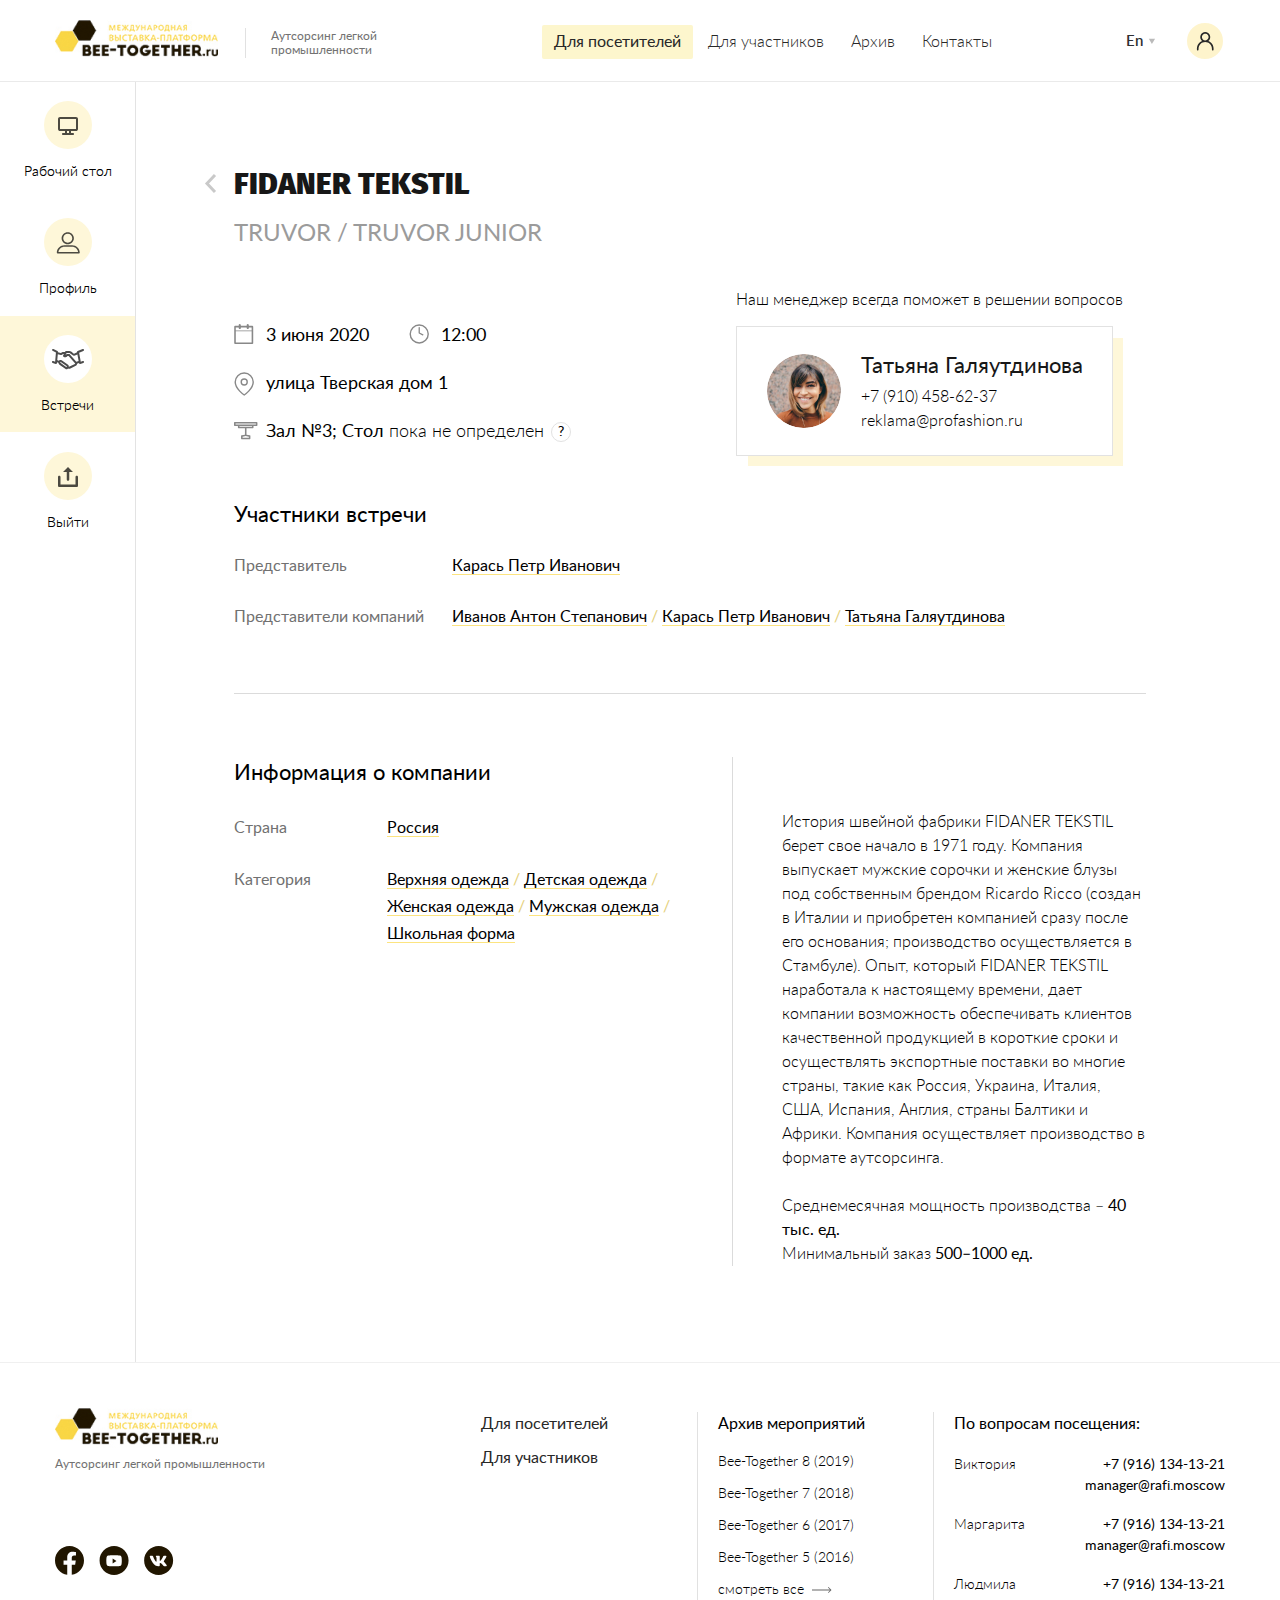
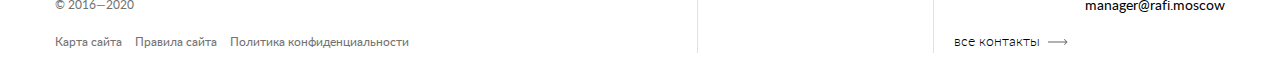
<file: bt-lkd-03-meets-card.html>
<!DOCTYPE html>
<html lang="ru">
    <head>
        <meta charset="utf-8" />
        <title>Bee-Together</title>

        <link rel="stylesheet" href="css/styles.css" />
        <link rel="stylesheet" href="js/slick/slick.css" />
        <link rel="stylesheet" href="js/select2/select2.css" />
        <link rel="stylesheet" href="js/mcustomscrollbar/jquery.mCustomScrollbar.css" />
        <link rel="stylesheet" href="js/air-datepicker/datepicker.css" />

        <link rel="icon" href="favicon.ico" type="image/x-icon" />
        <link rel="shortcut icon" href="favicon.ico" type="image/x-icon" />

        <meta name="viewport" content="width=device-width" />
    </head>

    <body>

        <!-- wrapper -->
        <div class="wrapper">
            <div class="wrapper-inner">

                <header>
                    <div class="container">
                        <div class="logo"><a href="#"></a></div>

                        <div class="header-title">Аутсорсинг легкой промышленности</div>

                        <div class="header-menu">
                            <ul>
                                <li class="active"><a href="#">Для посетителей</a></li>
                                <li><a href="#">Для участников</a></li>
                                <li><a href="#">Архив</a></li>
                                <li><a href="#">Контакты</a></li>
                            </ul>
                        </div>

                        <div class="header-user">
                            <a href="#" class="header-user-link"></a>
                        </div>

                        <div class="header-lang">
                            <a href="#" class="header-lang-link">En</a>
                            <ul>
                                <li class="active"><a href="#">En</a></li>
                                <li><a href="#">Ru</a></li>
                                <li><a href="#">Fr</a></li>
                            </ul>
                        </div>
                    </div>
                </header>

                <!-- cabinet -->
                <div class="cabinet">

                    <!-- side -->
                    <div class="side">
                        <div class="side-menu">
                            <ul>
                                <li><a href="#"><div class="side-menu-icon"><img src="images/side-menu-1.svg" alt="" /></div>Рабочий стол</a></li>
                                <li><a href="#"><div class="side-menu-icon"><img src="images/side-menu-6.svg" alt="" /></div>Профиль</a></li>
                                <li class="active"><a href="#"><div class="side-menu-icon"><img src="images/side-menu-2.svg" alt="" /></div>Встречи</a></li>
                                <li><a href="#"><div class="side-menu-icon"><img src="images/side-menu-7.svg" alt="" /></div>Выйти</a></li>
                            </ul>
                        </div>
                    </div>
                    <!-- side END -->

                    <!-- cabinet container -->
                    <div class="cabinet-container">
                        <div class="cabinet-container-inner">

                            <h1><a href="#" class="back-link"><svg width="13" height="21" viewBox="0 0 13 21" fill="none" xmlns="http://www.w3.org/2000/svg"><path d="M11 2L3 10.5L11 19" stroke-width="3" /></svg></a>FIDANER TEKSTIL</h1>

                            <div class="meet-card-subtitle">TRUVOR / TRUVOR JUNIOR</div>

                            <!-- meet card -->
                            <div class="meet-card">

                                <div class="meet-card-info">
                                    <div class="meet-card-date">3 июня 2020</div>
                                    <div class="meet-card-time">12:00</div>
                                    <div class="meet-card-address">улица Тверская дом  1</div>
                                    <div class="meet-card-table">Зал №3; Стол <span>пока не определен <div class="hint"><div class="hint-icon">?</div><div class="hint-text">Семинары и мастер-классы экспертов индустрии</div></div></span></div>
                                </div>

                                <div class="meet-card-participants-title">Участники встречи</div>
                                <div class="meet-card-participants">
                                    <div class="meet-card-participants-row">
                                        <div class="meet-card-participants-row-title">Представитель</div>
                                        <div class="meet-card-participants-row-value"><a href="#">Карась Петр Иванович</a></div>
                                    </div>
                                    <div class="meet-card-participants-row">
                                        <div class="meet-card-participants-row-title">Представители компаний</div>
                                        <div class="meet-card-participants-row-value"><a href="#">Иванов Антон Степанович</a> <span>/</span> <a href="#">Карась Петр Иванович</a> <span>/</span> <a href="#">Татьяна Галяутдинова</a></div>
                                    </div>
                                </div>

                                <div class="meet-card-manager">
                                    <div class="meet-card-manager-title">Наш менеджер всегда поможет в решении вопросов</div>
                                    <div class="meet-card-manager-contacts">
                                        <div class="contacts-item">
                                            <div class="contacts-item-inner">
                                                <div class="contacts-item-content">
                                                    <div class="contacts-item-photo"><img src="files/contacts-05.jpg" alt="" /></div>
                                                    <div class="contacts-item-text">
                                                        <div class="contacts-item-name">Татьяна Галяутдинова</div>
                                                        <div class="contacts-item-phone"><a href="tel:+79104586237">+7 (910) 458-62-37</a></div>
                                                        <div class="contacts-item-email"><a href="mailto:reklama@profashion.ru">reklama@profashion.ru</a></div>
                                                    </div>
                                                </div>
                                            </div>
                                        </div>
                                    </div>
                                </div>

                            </div>
                            <!-- meet card END -->

                            <div class="meet-card-company">
                                <div class="meet-card-company-info">
                                    <div class="meet-card-company-info-title">Информация о компании</div>
                                    <div class="meet-card-company-info-props">
                                        <div class="meet-card-company-info-props-row">
                                            <div class="meet-card-company-info-props-title">Страна</div>
                                            <div class="meet-card-company-info-props-value"><a href="#">Россия</a></div>
                                        </div>
                                        <div class="meet-card-company-info-props-row">
                                            <div class="meet-card-company-info-props-title">Категория</div>
                                            <div class="meet-card-company-info-props-value"><a href="#">Верхняя одежда</a>&nbsp;<span>/</span> <a href="#">Детская одежда</a>&nbsp;<span>/</span> <a href="#">Женская одежда</a>&nbsp;<span>/</span> <a href="#">Мужская одежда</a>&nbsp;<span>/</span> <a href="#">Школьная форма</a></div>
                                        </div>
                                    </div>
                                </div>

                                <div class="meet-card-company-detail">
                                    <div class="meet-card-company-detail-text">
                                        <p>История швейной фабрики FIDANER TEKSTIL берет свое начало в 1971 году. Компания выпускает мужские сорочки и женские блузы под собственным брендом Ricardo Ricco (создан в Италии и приобретен компанией сразу после его основания; производство осуществляется в Стамбуле). Опыт, который FIDANER TEKSTIL наработала к настоящему времени, дает компании возможность обеспечивать клиентов качественной продукцией в короткие сроки и осуществлять экспортные поставки во многие страны, такие как Россия, Украина, Италия, США, Испания, Англия, страны Балтики и Африки. Компания осуществляет производство в формате аутсорсинга.</p>
                                        <p>Среднемесячная мощность производства – <strong>40 тыс. ед.</strong><br /> Минимальный заказ <strong>500–1000 ед.</strong></p>
                                    </div>
                                </div>
                            </div>

                        </div>
                    </div>
                    <!-- cabinet container END -->

                </div>
                <!-- cabinet END -->

            </div>
        </div>
        <!-- wrapper END -->

        <footer>
            <div class="container">
                <div class="footer-right">
                    <div class="footer-block">
                        <div class="footer-block-link"><a href="#">Для посетителей</a></div>
                        <div class="footer-block-link"><a href="#">Для участников</a></div>
                    </div>

                    <div class="footer-block">
                        <div class="footer-block-title">Архив мероприятий</div>
                        <div class="footer-block-content">
                            <div class="footer-archive">
                                <div class="footer-archive-item"><a href="#">Bee-Together 8 (2019)</a></div>
                                <div class="footer-archive-item"><a href="#">Bee-Together 7 (2018)</a></div>
                                <div class="footer-archive-item"><a href="#">Bee-Together 6 (2017)</a></div>
                                <div class="footer-archive-item"><a href="#">Bee-Together 5 (2016)</a></div>
                                <div class="footer-archive-all"><a href="#">смотреть все</a></div>
                            </div>
                        </div>
                    </div>

                    <div class="footer-block footer-block-contacts">
                        <div class="footer-block-title">По вопросам посещения:</div>
                        <div class="footer-contacts">
                            <div class="footer-contacts-item">
                                <div class="footer-contacts-item-name">Виктория</div>
                                <div class="footer-contacts-item-info">
                                    <div class="footer-contacts-item-info-phone"><a href="tel:+79161341321">+7 (916) 134-13-21</a></div>
                                    <div class="footer-contacts-item-info-email"><a href="mailto:manager@rafi.moscow">manager@rafi.moscow</a></div>
                                </div>
                            </div>
                            <div class="footer-contacts-item">
                                <div class="footer-contacts-item-name">Маргарита</div>
                                <div class="footer-contacts-item-info">
                                    <div class="footer-contacts-item-info-phone"><a href="tel:+79161341321">+7 (916) 134-13-21</a></div>
                                    <div class="footer-contacts-item-info-email"><a href="mailto:manager@rafi.moscow">manager@rafi.moscow</a></div>
                                </div>
                            </div>
                            <div class="footer-contacts-item">
                                <div class="footer-contacts-item-name">Людмила</div>
                                <div class="footer-contacts-item-info">
                                    <div class="footer-contacts-item-info-phone"><a href="tel:+79161341321">+7 (916) 134-13-21</a></div>
                                    <div class="footer-contacts-item-info-email"><a href="mailto:manager@rafi.moscow">manager@rafi.moscow</a></div>
                                </div>
                            </div>
                            <div class="footer-contacts-all"><a href="#">все контакты</a></div>
                        </div>
                    </div>
                </div>

                <div class="footer-left">
                    <div class="footer-logo"></div>
                    <div class="footer-title">Аутсорсинг легкой промышленности</div>

                    <div class="footer-social">
                        <a href="#"><img src="images/social-fb.svg" alt="" /></a>
                        <a href="#"><img src="images/social-yt.svg" alt="" /></a>
                        <a href="#"><img src="images/social-vk.svg" alt="" /></a>
                    </div>

                    <div class="footer-bottom">
                        <div class="footer-copyrights">© 2016—2020</div>

                        <div class="footer-links">
                            <div class="footer-link"><a href="#">Карта сайта</a></div>
                            <div class="footer-link"><a href="#">Правила сайта</a></div>
                            <div class="footer-link"><a href="#">Политика конфиденциальности</a></div>
                        </div>
                    </div>
                </div>
            </div>
        </footer>

        <a href="#" class="up-link"></a>

        <script>
            var pathTemplate = './';
        </script>
        <script src="js/fonts.js"></script>

        <script src="js/jquery-3.4.1.min.js"></script>
        <script src="js/slick/slick.min.js"></script>
        <script src="js/jquery.mask.min.js"></script>
        <script src="js/validation/jquery.validate.min.js"></script>
        <script src="js/validation/messages_ru.js"></script>
        <script src="js/select2/select2.min.js"></script>
        <script src="js/select2/ru.js"></script>
        <script src="js/mcustomscrollbar/jquery.mCustomScrollbar.concat.min.js"></script>
        <script src="js/air-datepicker/datepicker.min.js"></script>
        <script src="js/tools.js"></script>

    </body>
</html>
</file>
<file: css/styles.css>
*,
*::before,
*::after {outline:none; box-sizing:border-box}

html {min-width:480px; height:100%}

body {min-width:480px; height:100%; margin:0; padding:0; font:16px/24px Arial, sans-serif; color:#000; background:#fff; -webkit-text-size-adjust:100%; -webkit-font-smoothing:antialiased; -moz-osx-font-smoothing:grayscale}
.fonts-loaded body {font-family:Lato, sans-serif; font-weight:300}

a {color:#000; transition:all 0.2s}
a:hover {text-decoration:none}

img {border:none; max-width:100%; height:auto}
iframe {border:none; max-width:100%}

::-ms-clear {display:none}

strong, b {font-weight:normal}

h1 {margin:81px 0 18px 0; padding:0; font-size:30px; line-height:45px; color:#171717}
.fonts-loaded h1 {font-family:FiraSans, sans-serif; font-weight:900}
h2 {margin:44px 0 10px 0; padding:0; font-size:24px; line-height:36px; color:#171717}
.fonts-loaded h2 {font-family:FiraSans, sans-serif; font-weight:800}
h3 {margin:34px 0 14px 0; padding:0; font-size:20px; line-height:30px; color:#171717}
.fonts-loaded h3 {font-family:FiraSans, sans-serif; font-weight:normal}
p {margin:24px 0; padding:0}
h1+p {margin-top:18px}
h2+p {margin-top:10px}
h3+p {margin-top:14px}
ul {margin:34px 0 38px 0; padding:0; list-style:none}
ul li {margin:14px 0; padding:0 0 0 22px; position:relative}
ul li::before {content:""; display:block; position:absolute; left:0; top:12px; width:12px; height:1px; background:#4a4a4a}
li ul {margin:18px 0 24px 0}
ol {margin:34px 0 38px 0; padding:0; list-style:none; counter-reset:point}
ol li {margin:14px 0; padding:0 0 0 18px; position:relative}
ol li::before {content:counter(point)'.'; counter-increment:point 1; font-weight:normal; position:absolute; left:0; top:0; font-size:14px}
li ol {margin:18px 0 24px 0; counter-reset:subpoint}
li ol li {padding:0 0 0 28px}
ol ol li::before {content:counter(point)'.'counter(subpoint); counter-increment:subpoint 1}
blockquote {margin:34px 0 33px 0; padding:0 0 0 80px; position:relative; font-weight:300; font-size:18px; line-height:27px; font-style:italic; color:#000; min-height:54px}
blockquote::before {content:""; display:block; width:58px; height:49px; position:absolute; left:0; top:4px; background:url(../images/blockquote.svg) no-repeat}

.wrapper table {width:100%; margin:34px 0 40px 0; border-collapse:collapse}
.wrapper th {vertical-align:middle; padding:0 0 19px 30px; font-weight:normal; font-size:16px; line-height:24px; letter-spacing:0.05em; text-transform:uppercase; color:#000}
.wrapper td {vertical-align:middle; padding:20px 0 24px 30px; text-align:left}
.wrapper tbody tr:first-child td {border-top:2px solid #c8c8c8}
.wrapper tbody tr:nth-child(even) td {background:rgba(165, 165, 165, 0.1)}

.wrapper form {margin:30px 0 40px 0; padding:0}

.message {margin:30px 0; padding:30px 40px 30px 92px}
.message::after {content:""; display:block; clear:both}
.message+.message {margin-top:-10px}
.message-title {font-weight:normal; font-size:18px; line-height:27px; position:relative; float:left; width:140px; margin:9px 0 0 0}
.message-title::before {content:""; display:block; position:absolute; left:-53px; top:-6px; width:37px; height:37px}
.message-text {margin:0 0 0 171px; color:#222; position:relative; min-height:48px}
.message-text::before {content:""; display:block; position:absolute; left:-31px; top:0; bottom:0; width:1px}
.message-text p {margin:0}
.message-text p+p {margin-top:10px}

.message-success {background:rgba(137, 228, 129, 0.15); border:1px solid rgba(137, 228, 129, 0.67)}
.message-success .message-title {color:#53804f}
.message-success .message-title::before {background:url(../images/message-success.svg) no-repeat center}
.message-success .message-text::before {background:#51cc47}
.message-error {background:#fef6f6; border:1px solid rgba(236, 29, 34, 0.23)}
.message-error .message-title::before {background:url(../images/message-error.svg) no-repeat center}
.message-error .message-title {color:#ec1d22}
.message-error .message-text::before {background:rgba(236, 29, 34, 0.47)}

.btn {display:inline-block; margin:0; padding:0 75px 0 61px; overflow:visible; outline:none; vertical-align:top; height:63px; text-decoration:none; background:#fce480; color:#000; border:1px solid #fce480; border-radius:0; font:14px/63px Arial, Helvetica, sans-serif; letter-spacing:0.05em; text-transform:uppercase; text-align:center; position:relative; -webkit-appearance:none; cursor:pointer; transition:all 0.2s; box-sizing:border-box}
.btn::before {content:""; display:block; position:absolute; right:-11px; bottom:-11px; width:100%; height:100%; border-right:10px solid #fef7d9; border-bottom:10px solid #fef7d9; pointer-events:none; transition:all 0.2s; z-index:-1}
.btn::after {content:""; display:block; position:absolute; right:37px; top:50%; margin-top:-5px; width:26px; height:10px; background:url(../images/btn.svg) no-repeat right center; transition:all 0.2s}
.fonts-loaded .btn {font-family:Lato, sans-serif}
.btn:hover {color:#000; background:#ffdd50; border-color:#ffdd50}
.btn:hover::before {right:0; bottom:0}
.btn:hover::after {width:42px; right:21px}
.btn:active {color:#000; background:#ffeea7; border-color:#ffeea7}
.btn:active::before {right:0; bottom:0}
.btn:active::after {width:42px; right:21px}

.btn-mini {padding:0 43px; height:41px; font-size:12px; line-height:41px}
.btn-mini::before {right:-8px; bottom:-8px; border-right-width:7px; border-bottom-width:7px}
.btn-mini::after {display:none}

.form-label {margin:30px 0 00px 0; font-weight:normal; font-size:20px; line-height:30px}

.form-input {position:relative; margin:20px 0}
.form-input span {position:absolute; left:19px; top:17px; font-size:16px; line-height:24px; font-weight:normal; color:#808080; transition:all 0.2s; z-index:1; pointer-events:none}
.form-input span em {color:#f00; font-style:normal}
.form-input.focus span,
.form-input.full span {font-size:13px; line-height:19px; top:9px}
.form-input input,
.form-input textarea {position:relative; border:1px solid #d9d9d9; font:16px/24px Arial, sans-serif; color:#000; vertical-align:top; margin:0; padding:24px 19px 10px 19px; width:100%; height:60px; box-sizing:border-box; outline:none; border-radius:1px; background:#fff; -webkit-appearance:none; transition:border-color 0.2s}
.fonts-loaded .form-input input,
.fonts-loaded .form-input textarea {font-family:Lato, sans-serif}
.form-input textarea {height:242px; resize:none; overflow:auto; padding-top:31px; padding-bottom:22px; font-weight:300}
.form-input input.error,
.form-input textarea.error {border-color:#df0e0e}
label.error {display:block; font-size:13px; line-height:19px; color:#df0e0e; margin:8px 0 0 0; font-weight:normal}

.form-input-date {max-width:234px}
.form-input-date::after {content:""; display:block; width:19px; height:17px; background:url(../images/input-date.svg) no-repeat; position:absolute; right:16px; top:22px; pointer-events:none}

.form-input-password input {padding-right:162px}
.form-input-password a {position:absolute; right:20px; top:17px; font-weight:normal; color:#797979; text-decoration:none}
.form-input-password a:hover {text-decoration:underline}

@-webkit-keyframes autofill {to {color:#000; background:#fff}}
.form-input input:-webkit-autofill {-webkit-animation-name:autofill; -webkit-animation-fill-mode:both}

.form-select {position:relative; margin:20px 0}
.form-select select {position:relative; border:1px solid #d9d9d9; font:16px/24px Arial, sans-serif; color:#000; vertical-align:top; margin:0; padding:24px 19px 10px 19px; width:100%; height:60px; box-sizing:border-box; outline:none; border-radius:1px; background:#fff; -webkit-appearance:none; transition:border-color 0.2s}
.form-select label.error {position:absolute; left:0; bottom:0; white-space:nowrap}

.form-file {margin:20px 0}
.form-file::after {content:""; display:block; clear:both}
.form-file-input {float:left; width:234px; position:relative; overflow:hidden; cursor:pointer}
.form-file-input span {display:block; height:40px; font-size:12px; line-height:38px; background:#f3f3f3; border:1px solid #f3f3f3; padding:0 0 0 12px; font-weight:normal; transition:all 0.2s; color:#424242; text-transform:uppercase; letter-spacing:0.05em}
.form-file-input span::before {content:""; display:block; position:absolute; right:13px; top:12px; width:15px; height:16px; background:url(../images/file.svg) no-repeat}
.form-file-input input {height:200px; z-index:1; position:absolute; top:0; right:0; opacity:0; cursor:pointer; font-size:200px; background:url(../images/blank.gif); -webkit-appearance:none}
.form-file-input input.error+span {margin-bottom:22px}
.form-file-input input.error+label.error+span {margin-bottom:22px}
.form-file-input label.error {display:block; position:absolute; left:0; bottom:0; font-size:12px; line-height:18px; font-weight:normal; color:#f00}
.form-file-name {margin:0 0 0 254px; line-height:40px; color:#181818; white-space:nowrap; position:relative; overflow:hidden; text-overflow:ellipsis}

.form-checkbox {margin:10px 0; color:#222; font-weight:normal}
.form-checkbox+.form-checkbox {margin-top:20px}
.form-checkbox::after {content:""; display:block; clear:both}
.form-checkbox label {float:left; display:block; cursor:pointer; position:relative}
.form-checkbox input {display:none}
.form-checkbox span {display:block; position:relative; padding:0 0 0 36px}
.form-checkbox span::before {content:""; display:block; width:20px; height:20px; border:1px solid #c2c2c2; position:absolute; left:0; top:2px; background:url(../images/checkbox.svg) no-repeat -999px -999px}
.form-checkbox input.error+span,
.form-checkbox input.error+label.error+span {padding-bottom:23px}
.form-checkbox input.error+span::before,
.form-checkbox input.error+label.error+span::before {border-color:#df0e0e}
.form-checkbox input:checked+span::before,
.form-checkbox input:checked+label.error+span::before {background-position:center}
.form-checkbox label.error {position:absolute; left:0; bottom:0; white-space:nowrap}

.form-radio {margin:10px 0; color:#222; font-weight:normal}
.form-radio+.form-radio {margin-top:20px}
.form-radio::after {content:""; display:block; clear:both}
.form-radio label {float:left; display:block; cursor:pointer; position:relative}
.form-radio input {display:none}
.form-radio span {display:block; position:relative; padding:0 0 0 36px}
.form-radio span::before {content:""; display:block; width:20px; height:20px; border:1px solid #c2c2c2; border-radius:50%; position:absolute; left:0; top:2px}
.form-radio span::after {content:""; display:block; width:8px; height:8px; position:absolute; left:6px; top:8px; border-radius:50%; background:#000; opacity:0}
.form-radio input.error+span,
.form-radio input.error+label.error+span {padding-bottom:23px}
.form-radio input.error+span::before,
.form-radio input.error+label.error+span::before {border-color:#df0e0e}
.form-radio input:checked+span::after,
.form-radio input:checked+label.error+span::after {opacity:1}
.form-radio label.error {position:absolute; left:0; bottom:0; white-space:nowrap}

.form-policy {margin:20px 0; font-size:14px; line-height:21px; color:#838383}
.form-policy a {color:#838383}
.form-policy span {padding-left:26px}
.form-policy span::before {top:2px; width:16px; height:16px}

.form-submit {margin:40px 0 0 0; text-align:right}
.form-submit-profile {text-align:left}

.form-hint {margin:7px 0 0 0; font-size:12px; line-height:18px; font-weight:normal; color:#575757}

h1+.tabs {margin-top:33px}

.tabs-menu {height:39px; font-size:0; line-height:0; letter-spacing:-1px; white-space:nowrap; position:relative; overflow:auto}
.tabs-menu::before {content:""; display:block; position:absolute; left:0; top:35px; right:0; height:2px; background:#e9e9e9}
.tabs-menu-item {display:inline-block; vertical-align:top; margin:0 0 0 40px; padding:0; position:relative}
.tabs-menu-item:first-child {margin:0}
.tabs-menu-item a {text-decoration:none; display:block; padding:0 0 9px 0; position:relative; font-size:20px; line-height:30px; letter-spacing:0; font-weight:600; color:#bbb}
.tabs-menu-item a::after {content:""; display:block; position:absolute; left:0; right:0; height:4px; bottom:2px; background:#fce480; transition:all 0.2s; transform:scale(0, 1); transform-origin:left center}
.tabs-menu-item a:hover {color:#000}
.tabs-menu-item.active a {color:#000}
.tabs-menu-item.active a::after {transform:scale(1, 1)}

.tabs-menu .mCSB_scrollTools.mCSB_scrollTools_horizontal {bottom:0; height:0; opacity:1}
.tabs-menu .mCSB_scrollTools.mCSB_scrollTools_horizontal .mCSB_buttonLeft,
.tabs-menu .mCSB_scrollTools.mCSB_scrollTools_horizontal .mCSB_buttonRight {width:97px; height:39px; background:url(../images/tabs-menu-arrow-bg.png); top:auto; bottom:0; opacity:1; overflow:visible}
.tabs-menu .mCSB_scrollTools.mCSB_scrollTools_horizontal .mCSB_buttonLeft::before,
.tabs-menu .mCSB_scrollTools.mCSB_scrollTools_horizontal .mCSB_buttonRight::before {content:""; display:block; width:39px; height:39px; position:absolute; top:0; right:0; background:#fff; border:1px solid #f0f0f0; border-radius:50%}
.tabs-menu .mCSB_scrollTools.mCSB_scrollTools_horizontal .mCSB_buttonLeft::after,
.tabs-menu .mCSB_scrollTools.mCSB_scrollTools_horizontal .mCSB_buttonRight::after {content:""; display:block; width:9px; height:14px; position:absolute; top:12.5px; right:14px; background:url(../images/tabs-menu-arrow.svg) no-repeat}
.tabs-menu .mCSB_scrollTools.mCSB_scrollTools_horizontal .mCSB_buttonLeft {transform:scale(-1, 1)}
.tabs-menu .mCSB_scrollTools.mCSB_scrollTools_horizontal .mCSB_buttonLeft.disabled,
.tabs-menu .mCSB_scrollTools.mCSB_scrollTools_horizontal .mCSB_buttonRight.disabled {display:none !important}

.tabs-container {position:relative}
.tabs-content {position:absolute; left:-9999px; top:-9999px; width:100%; opacity:0; transition:opacity 0.75s ease, transform 0.75s ease; transform:translateY(20px)}
.tabs-content.active {position:relative; left:auto; top:auto; opacity:1; transform:translateY(0)}
.tabs-content-title {display:none}

.pager {margin:35px 0 0 0; font-size:0; line-height:0; letter-spacing:-1px; text-align:center}
.pager a,
.pager span {display:inline-block; vertical-align:top; width:40px; height:40px; font-weight:normal; font-size:16px; line-height:40px; color:#373737; text-decoration:none; text-align:center; position:relative}
.pager a.pager-prev {margin:0 10px 0 0; background:url(../images/pager-prev.svg) no-repeat center}
.pager a.pager-next {margin:0 0 0 10px; background:url(../images/pager-next.svg) no-repeat center}
.pager a::before {content:""; display:block; position:absolute; left:50%; top:50%; width:54px; height:56px; margin:-29px 0 0 -27px; background:url(../images/pager-hover.svg) no-repeat; opacity:0; z-index:-1; transition:all 0.2s; pointer-events:none}
.pager a:hover::before {opacity:1}
.pager a.active::before {display:none}
.pager a.active {font-weight:bold}
.pager a::after {content:""; display:block; position:absolute; left:50%; top:50%; width:94px; height:96px; margin:-40px 0 0 -44px; background:url(../images/pager-active.svg) no-repeat; opacity:0; z-index:-1; transition:all 0.2s; pointer-events:none}
.pager a.active::after {opacity:1}

.container {max-width:1170px; margin:0 auto}
.container::after {content:""; display:block; clear:both}

@media screen and (max-width:1169px) {
    .container {padding:0 20px}
}

.wrapper {width:100%; min-width:480px; min-height:100%; position:relative; overflow:hidden}
.wrapper-inner {padding:82px 0 322px 0}

header {position:fixed; left:0; top:0; right:0; z-index:99; height:82px; background:#fff; border-bottom:1px solid #eaeaea; transition:all 0.5s}
.header-fixed header {box-shadow:0px 4px 10px rgba(187, 187, 187, 0.25); height:66px}
.header-fixed header.header-up {transform:translateY(-100%)}

.logo {float:left; width:163px; height:40px; background:url(../images/logo.png) no-repeat; margin:20px 0 0 0; position:relative; background-size:100%; transition:all 0.5s}
.header-fixed .logo {width:116px; height:28px; margin:18px 0 0 0}
.logo a {display:block; position:absolute; left:0; top:0; right:0; bottom:0}

.header-title {float:left; margin:29px 0 0 53px; position:relative; width:163px; font-size:12px; line-height:14px; font-weight:normal; color:#727272; transition:all 0.5s}
.header-title::before {content:""; display:block; position:absolute; left:-26px; top:-1px; width:1px; height:30px; background:#c4c4c4; opacity:0.5}
.header-fixed .header-title {margin:19px 0 0 51px}

.header-menu {float:left; margin:25px 0 0 108px; line-height:34px; transition:all 0.5s}
.header-fixed .header-menu {margin:16px 0 0 161px}
.header-menu ul {margin:0; padding:0; list-style:none; position:relative}
.header-menu ul li {float:left; margin:0 0 0 3px; padding:0}
.header-menu ul li:first-child {margin:0}
.header-menu ul li::before {display:none}
.header-menu ul li a {display:block; height:34px; padding:0 12px; color:#282828; text-decoration:none; border-radius:2px; position:relative}
.header-menu ul li.active a {background:#fdf6cd; font-weight:normal}
.header-menu ul li.header-menu-hover {position:absolute; z-index:-1; left:0; top:0; width:0; height:34px; background:rgba(227, 227, 227, 0.4); border-radius:2px; margin:0}

.header-user {float:right; position:relative; margin:21px 0 0 0; transition:all 0.5s}
.header-fixed .header-user {margin:13px 0 0 0}
.header-user-link {display:block; width:40px; height:40px; background:rgba(252, 228, 128, 0.4) url(../images/header-user-link.svg) no-repeat center; border:2px solid #fff; border-radius:50%}
.header-user-link:hover {background-color:#fef4cc; border-color:#fce480}

.header-lang {float:right; margin:25px 21px 0 0; width:47px; position:relative; transition:all 0.5s}
.header-fixed .header-lang {margin:16px 21px 0 0}
.header-lang-link {display:block; height:34px; border-radius:2px; text-align:center; font-weight:600; font-size:15px; line-height:34px; text-decoration:none; color:#2e2f31}
.header-lang.open .header-lang-link,
.header-lang-link:hover {background:#f4f4f4}
.header-lang-link::after {content:""; display:inline-block; margin:-2px 0 0 5px; vertical-align:middle; width:8px; height:7px; background:url(../images/header-lang.svg) no-repeat}
.header-lang ul {display:none; position:absolute; left:0; top:100%; right:0; background:#fff; z-index:99; border:1px solid #eaeaea; border-radius:0 0 2px 2px; margin:-1px 0 0 0; padding:0; list-style:none}
.header-lang.open ul {display:block}
.header-lang ul li {margin:0; padding:0; border-top:1px solid #eaeaea}
.header-lang ul li::before {display:none}
.header-lang ul li:first-child {border-top:none}
.header-lang ul li a {display:block; text-align:center; font-weight:normal; font-size:15px; line-height:32px; height:32px; color:#2e2f31; text-decoration:none}
.header-lang ul li:last-child a {border-radius:0 0 2px 2px}
.header-lang ul li a:hover {background:rgba(227, 227, 227, 0.4)}
.header-lang ul li.active a {background:#fef4cc; font-weight:600}

.contacts-list {margin:0 -10px; font-size:0; line-height:0; letter-spacing:-1px}
.contacts-item {display:inline-block; vertical-align:top; width:33.33%; padding:20px 10px 0 10px}
.contacts-item-inner {position:relative; text-decoration:none; border:1px solid #e2e2e2; background:#fff}
.contacts-item-inner::before {content:""; display:block; position:absolute; right:-11px; bottom:-11px; width:100%; height:100%; border-right:10px solid #fef7d9; border-bottom:10px solid #fef7d9; pointer-events:none; transition:all 0.2s; z-index:-1}
.contacts-item-content {display:table; width:100%}
.contacts-item-photo {display:table-cell; vertical-align:middle; line-height:0; width:124px; padding:0 20px 0 30px; height:128px}
.contacts-item-photo img {display:block; width:100%; border-radius:50%}
.contacts-item-text {display:table-cell; vertical-align:middle; height:128px; padding:0 20px 0 0}
.contacts-item-text a {text-decoration:none}
.contacts-item-text a:hover {text-decoration:underline}
.contacts-item-name {font-size:22px; line-height:33px; font-weight:normal; color:#171717; letter-spacing:0}
.contacts-item-phone {margin:2px 0 0 0; font-size:16px; line-height:24px; letter-spacing:0}
.contacts-item-email {font-size:16px; line-height:24px; letter-spacing:0}

.cabinet {position:relatve; min-height:calc(100vh - 82px - 322px)}
.cabinet::before {content:""; display:block; position:absolute; left:135px; top:0; bottom:0; width:1px; background:#e3e3e3}
.cabinet::after {content:""; display:block; clear:both}

.side {float:left; width:135px}

.side-menu ul {margin:0; padding:0; list-style:none; font-size:14px; line-height:21px; text-align:center; text-shadow:0 0 0 rgba(0, 0, 0, 0.5)}
.side-menu ul li {margin:1px 0 0 0; padding:0; position:relative}
.side-menu ul li:first-child {margin:0}
.side-menu ul li::before {display:none}
.side-menu ul li a {text-decoration:none; display:block; padding:19px 10px 15px 10px; position:relative}
.side-menu ul li.active a,
.side-menu ul li a:hover {background:#fef7d9}
.side-menu-icon {display:block; width:48px; height:48px; margin:0 auto 13px auto; background:#fef7d9; transition:all 0.2s; text-align:center; line-height:48px; position:relative; border-radius:50%}
.side-menu ul li.active .side-menu-icon,
.side-menu ul li a:hover .side-menu-icon {background:#fff}
.side-menu-icon img {display:inline-block; vertical-align:middle}
.side-menu-icon span {display:block; position:absolute; right:-3px; top:-3px; width:17px; height:17px; text-align:center; color:#fff; background:#fc4c4c; font-weight:500; font-size:12px; line-height:17px; border-radius:50%}

.cabinet-container {margin:0 134px 0 234px}
.cabinet-container-inner {float:left; width:100%; padding:0 0 96px 0}

.main-links {margin:24px 0 31px 0}
.main-links::after {content:""; display:block; clear:both}
.main-links-item {float:left; margin:0 0 0 20px}
.main-links-item:first-child {margin:0}
.main-links-item .btn {padding:0 20px}
.main-links-item .btn img {vertical-align:middle; margin:-2px 10px 0 0}

.dashboard-zone {margin:20px 0 0 0}
.dashboard-zone-dates::after {content:""; display:block; clear:both}
.dashboard-zone-dates-item {float:left; margin:0 0 0 10px}
.dashboard-zone-dates-item:first-child {margin:0}
.dashboard-zone-dates-item a {display:block; width:77px; height:41px; text-decoration:none; line-height:41px; font-weight:normal; font-size:18px; color:#838383; border:1px solid #d0d0d0; background:#fff; position:relative; text-align:center}
.dashboard-zone-dates-item.active a,
.dashboard-zone-dates-item a:hover {border-color:#7c7c7c; color:#000}
.dashboard-zone-dates-item a::before {content:""; display:block; position:absolute; right:0; bottom:0; width:100%; height:100%; background:#fce480; opacity:0.6; transition:all 0.2s; z-index:-1}
.dashboard-zone-dates-item.active a::before {right:-5px; bottom:-5px}

.dashboard-zone-meets-header {max-width:899px}
.dashboard-zone-meets-header::after {content:""; display:block; clear:both}
.dashboard-zone-meets-header .dashboard-zone-dates {float:left}

.dashboard-zone-meets-ctrl {float:right; width:694px}
.dashboard-zone-meets-add {float:left}
.dashboard-zone-meets-add .btn {padding:0 20px}
.dashboard-zone-meets-add .btn img {vertical-align:middle; margin:-2px 10px 0 0}
.dashboard-zone-meets-send {float:right}
.dashboard-zone-meets-send a {float:left; margin:0 0 0 10px}
.dashboard-zone-meets-send a:first-child {margin:0}
.dashboard-zone-meets-send a {display:block; height:41px; text-decoration:none; padding:0 18px 0 21px; line-height:41px; font-weight:normal; font-size:12px; color:#000; border:1px solid #d0d0d0; background:#fff; position:relative; text-align:center; text-transform:uppercase; letter-spacing:0.05em}
.dashboard-zone-meets-send a:hover {border-color:#7c7c7c; color:#000}
.dashboard-zone-meets-send a img {display:inline-block; vertical-align:middle; margin:-2px 10px 0 0}

.dashboard-zone-container {position:relative; margin:40px 0 0 0}
.dashboard-zone-content {position:absolute; left:-9999px; top:-9999px; width:100%; opacity:0; transition:opacity 0.75s ease, transform 0.75s ease; transform:translateY(20px)}
.dashboard-zone-content.active {position:relative; left:auto; top:auto; opacity:1; transform:translateY(0)}

.dashboard-zone-item {position:relative; margin:20px 0 0 0; padding:0 0 0 112px}
.dashboard-zone-item:first-child {margin:0}
.dashboard-zone-item::before {content:""; display:block; position:absolute; left:36px; top:-20px; bottom:0; width:2px; background:#ececec}
.dashboard-zone-item:first-child::before {top:0}
.dashboard-zone-item:last-child::before {bottom:auto; height:39px}
.dashboard-zone-item-where {position:absolute; left:0; top:19px; width:70px; text-align:center; background:#fff}
.dashboard-zone-item-where::before {content:""; display:block; position:absolute; right:-5px; bottom:-5px; width:100%; height:100%; border-bottom:5px solid #fce480; border-right:5px solid #fce480; opacity:0.4; z-index:-1}
.dashboard-zone-item-where-time {height:40px; background:#fce480; line-height:40px; font-size:18px; font-weight:normal}
.dashboard-zone-item-where-place {border:1px solid #d0d0d0; padding:9px 0; font-size:14px; line-height:21px; word-break:break-all}
.dashboard-zone-item-content {width:787px; background:#fff; box-shadow:20px 20px 40px rgba(191, 191, 191, 0.13); position:relative}
.dashboard-zone-item-content::before {content:""; display:block; position:absolute; left:400px; top:24px; bottom:24px; width:1px; background:#e2e2e2}
.dashboard-zone-item-container {display:block; text-decoration:none; padding:0 70px 0 28px; border:1px solid #e2e2e2; position:relative}
.dashboard-zone-item-container:hover {border-color:#7c7c7c}
.dashboard-zone-item-container::before {content:""; display:block; width:14px; height:14px; background:#fff; border-left:1px solid #e2e2e2; border-bottom:1px solid #e2e2e2; transform:rotate(45deg); position:absolute; left:-8px; top:59px; transition:all 0.2s}
.dashboard-zone-item-container:hover::before {border-color:#7c7c7c}
.dashboard-zone-item-container::after {content:""; display:block; clear:both}
.dashboard-zone-item-info {float:left; width:340px; padding:12px 0 19px 0}
.dashboard-zone-item-title {font-weight:normal; font-size:18px; line-height:27px; color:#171717; text-transform:uppercase}
.dashboard-zone-item-brands {margin:3px -10px 0 0; font-size:14px; line-height:21px; color:#b7b7b7; font-weight:600; text-transform:uppercase}
.dashboard-zone-item-brands span {margin:0 10px 0 0}
.dashboard-zone-item-country {margin:21px 0 0 0}
.dashboard-zone-item-country span {display:inline-block; vertical-align:top; border:1px solid #fce480; background:rgba(252, 228, 128, 0.16); padding:0 7px; line-height:29px; height:31px; font-weight:normal}
.dashboard-zone-item-sections {float:right; width:286px; padding:32px 0; color:#403f3f}
.dashboard-zone-item-edit {display:block; position:absolute; right:13px; top:13px; width:26px; height:26px; border-radius:50%; background:#fef7d9 url(../images/dashboard-zone-item-edit.svg) no-repeat center}
.dashboard-zone-item-edit:hover {background-color:#ffdd50}

.dashboard-zone-empty {border:1px solid #e2e2e2; margin:40px 0 0 0; padding:66px 0; text-align:center}
.dashboard-zone-empty-icon {width:82px; height:82px; margin:0 auto; text-align:center; line-height:82px; background:rgba(252, 228, 128, 0.3); border-radius:50%}
.dashboard-zone-empty-icon img {display:inline-block; vertical-align:middle; margin:-2px 0 0 0}
.dashboard-zone-empty-text {margin:26px 0 0 0; text-align:center; color:#171717; font-weight:normal; font-size:18px; line-height:27px}
.dashboard-zone-empty-btn {margin:13px 0 0 0; text-align:center}

.dashboard-zone-loading {border:1px solid #e2e2e2; margin:40px 0 0 0; padding:66px 0 85px 0; text-align:center}
.dashboard-zone-loading-icon {width:82px; height:82px; margin:0 auto; text-align:center; line-height:82px; background:rgba(252, 228, 128, 0.3); border-radius:50%}
.dashboard-zone-loading-icon img {display:inline-block; vertical-align:middle; margin:-2px 0 0 0}
.dashboard-zone-loading-text {margin:26px 0 0 0; text-align:center; color:#171717; font-weight:normal; font-size:18px; line-height:27px}

.dashboard-zone-success {border:1px solid #e2e2e2; margin:40px 0 0 0; padding:66px 0 99px 0; text-align:center}
.dashboard-zone-success-icon {width:82px; height:82px; margin:0 auto; text-align:center; line-height:82px; background:rgba(252, 228, 128, 0.3); border-radius:50%}
.dashboard-zone-success-icon img {display:inline-block; vertical-align:middle; margin:-2px 0 0 0}
.dashboard-zone-success-text {margin:26px 0 0 0; text-align:center; color:#171717; font-weight:normal; font-size:18px; line-height:27px}

.back-link {float:left; display:block; vertical-align:middle; margin:10px 0 0 -30px; font-size:0; line-height:0; letter-spacing:-1px}
.back-link svg {display:block}
.back-link path {stroke:#c9c9c9; transition:all 0.2s}
.back-link:hover path {stroke:#7c7c7c}

.meet-card-subtitle {margin:-10px 0 0 0; font-size:24px; line-height:36px; font-weight:normal; color:#9b9b9b; text-transform:uppercase}

.meet-card-btns {margin:30px 0 0 0}
h1+.meet-card-btns {margin-top:16px}
.meet-card-btns::after {content:""; display:block; clear:both}
.meet-card-btns a {float:left; margin:0 0 0 20px}
.meet-card-btns a:first-child {margin:0}
.meet-card-btns .btn {padding:0 20px}
.meet-card-btns a img {vertical-align:middle; margin:-2px 10px 0 0}
.meet-card-btns a.meet-card-btns-link {margin:0 0 0 25px}
.meet-card-btns-link {display:block; height:41px; text-decoration:none; padding:0 18px 0 21px; line-height:41px; font-weight:normal; font-size:12px; color:#000; border:1px solid #d0d0d0; background:#fff; position:relative; text-align:center; text-transform:uppercase; letter-spacing:0.05em}
.meet-card-btns-link:hover {border-color:#7c7c7c; color:#000}

.meet-card {position:relative; margin:71px 0 0 0}

.meet-card-info {font-weight:normal; font-size:18px; line-height:27px}
.meet-card-info::after {content:""; display:block; clear:both}
.meet-card-date {float:left; padding:0 0 0 32px; background:url(../images/meet-card-date.svg) no-repeat left 1px}
.meet-card-time {float:left; margin:0 0 0 40px; padding:0 0 0 32px; background:url(../images/meet-card-time.svg) no-repeat left 1px}
.meet-card-address {float:left; width:100%; margin:21px 0 0 0; padding:0 0 0 32px; background:url(../images/meet-card-address.svg) no-repeat left 1px}
.meet-card-table {float:left; width:100%; margin:21px 0 0 0; padding:0 0 0 32px; background:url(../images/meet-card-table.svg) no-repeat left 3px}
.meet-card-table span {font-weight:300}

.meet-card-participants-title {font-weight:normal; font-size:22px; line-height:33px; margin:53px 0 0 0}
.meet-card-participants {display:table; font-weight:normal}
.meet-card-participants-row {display:table-row}
.meet-card-participants-row-title {display:table-cell; vertical-align:top; padding:22px 28px 5px 0; white-space:nowrap; color:#717171}
.meet-card-participants-row-value {display:table-cell; vertical-align:top; padding:22px 0 5px 0; width:100%}
.meet-card-participants-row-value span {color:#e5d17c}
.meet-card-participants-row-value a {text-decoration:none; border-bottom:1px solid #fce480}
.meet-card-participants-row-value a:hover {border-bottom-color:transparent}

.meet-card-manager {position:absolute; left:502px; top:-35px}
.meet-card-manager .contacts-item {display:block; width:377px; margin:14px 0 0 0; padding:0}

.meet-card-company {margin:59px 0 0 0; border-top:1px solid #dbdbdb; padding:63px 0 0 0; position:relative}
.meet-card-company::before {content:""; display:block; position:absolute; left:498px; top:63px; bottom:0; width:1px; background:#dbdbdb}
.meet-card-company::after {content:""; display:block; clear:both}
.meet-card-company-info {float:left; width:457px}
.meet-card-company-info-title {font-weight:normal; font-size:22px; line-height:33px}
.meet-card-company-info-props {margin:25px 0 0 0; font-weight:normal; line-height:27px}
.meet-card-company-info-props-row {margin:25px 0 0 0}
.meet-card-company-info-props-row::after {content:""; display:block; clear:both}
.meet-card-company-info-props-title {float:left; width:123px; color:#717171}
.meet-card-company-info-props-value {margin:0 0 0 153px}
.meet-card-company-info-props-value span {color:#e5d17c}
.meet-card-company-info-props-value a {text-decoration:none; border-bottom:1px solid #fce480; white-space:nowrap}
.meet-card-company-info-props-value a:hover {border-bottom-color:transparent}

.meet-card-company-detail {margin:0 0 0 548px}
.meet-card-company-detail-btn {text-align:right}
.meet-card-company-detail-text {margin:53px 0 0 0}
.meet-card-company-detail-text > *:last-child {margin-bottom:0}

.hint {display:inline-block; vertical-align:middle; position:relative; margin:-2px 0 0 2px; cursor:default}
.hint:hover {z-index:99}
.hint-icon {width:20px; height:20px; border:1px solid #e2e2e2; text-align:center; font-size:14px; line-height:18px; font-weight:500; color:#000; border-radius:50%}
.hint-text {display:none; position:absolute; left:39px; top:50%; transform:translateY(-50%); background:#fff; border:1px solid #e2e2e2; box-shadow:3px 9px 20px rgba(0, 0, 0, 0.11); z-index:99; font-weight:normal; font-size:16px; line-height:21px; color:#353535; padding:12px 16px; width:246px}
.hint:hover .hint-text {display:block}
.hint-text::before {content:""; display:block; position:absolute; left:-39px; top:0; bottom:0; width:39px; background:url(../images/blank.gif)}
.hint-text::after {content:""; display:block; width:14px; height:14px; background:#fff; border-left:1px solid #e2e2e2; border-bottom:1px solid #e2e2e2; transform:rotate(45deg); position:absolute; left:-8px; top:50%; margin-top:-7px}

.cabinet-form {max-width:575px}
.support-form {max-width:774px}
.cabinet-form .message {margin-right:-170px}
.wrapper .support-form form {margin-top:-4px}

.card-details {margin:30px -12px 0 -12px}
.card-details-item {display:table; width:100%; border-spacing:12px 0; border-collapse:separate; margin:12px 0}
.card-details-item-title {display:table-cell; vertical-align:top; background:#f8f8f8; width:385px; padding:18px 19px; color:#808080; font-weight:normal}
.card-details-item-value {display:table-cell; vertical-align:top; background:#f8f8f8; padding:18px 24px; font-weight:normal}
.card-details-item-value > *:first-child {margin-top:0}
.card-details-item-value > *:last-child {margin-bottom:0}

.support-header {margin:23px 0 0 0}
.support-header::after {content:""; display:block; clear:both}
.support-header-btn {float:left; margin:0 0 0 27px}
.support-header-btn:first-child {margin:0}
.support-header-btn .btn {padding:0 20px}
.support-header-btn .btn img {vertical-align:middle; margin:-2px 10px 0 0}

.btn-archive {display:block; height:41px; text-decoration:none; padding:0 18px 0 21px; line-height:41px; font-weight:normal; font-size:12px; color:#000; border:1px solid #d0d0d0; background:#fff; position:relative; text-align:center; text-transform:uppercase; letter-spacing:0.05em}
.btn-archive:hover {border-color:#7c7c7c; color:#000}
.btn-archive img {display:inline-block; vertical-align:middle; margin:-2px 10px 0 0}

.support-search {float:right; margin:17px 0 0 0}
.support-search-inner {position:relative}
.support-search-link {display:block}
.support-search-link svg {display:block}
.support-search-link path {fill:#636363; opacity:0.8; transition:all 0.2s}
.support-search-link:hover path {fill:#7c7c7c; opacity:1}

.support-search-window {position:absolute; right:0; top:-9999px; width:297px; transition:opacity 0.2s; opacity:0; background:#fff}
.support-search.open .support-search-window {top:0; opacity:1}
.wrapper .support-search-window form {margin:0; padding:0; position:relative}
.support-search-window-input input {position:relative; top:-4px; border:none; border-bottom:1px solid #c4c4c4; font:16px/24px Arial, sans-serif; color:#000; vertical-align:top; margin:0; padding:0 0 6px 0; width:100%; height:31px; box-sizing:border-box; outline:none; border-radius:0; background:transparent; -webkit-appearance:none; transition:border-color 0.2s}
.support-search-window-input input {font-family:Lato, sans-serif}
.support-search-window-input label.error {display:none !important}

.support-search-window-input input:-webkit-autofill {-webkit-animation-name:autofill; -webkit-animation-fill-mode:both}

.support-search-window-input input::-webkit-input-placeholder {opacity:1; color:#000}
.support-search-window-input input::-moz-placeholder {opacity:1; color:#000}
.support-search-window-input input:-ms-input-placeholder {opacity:1; color:#000}

.support-search-window-submit {position:absolute; right:0; top:0}
.support-search-window-submit button {display:block; margin:0; padding:0; overflow:hidden; outline:none; vertical-align:top; width:18px; height:18px; background:transparent; border:none; border-radius:0; -webkit-appearance:none; cursor:pointer}
.support-search-window-submit button svg {display:block}
.support-search-window-submit button path {fill:#636363; opacity:0.8; transition:all 0.2s}
.support-search-window-submit button:hover path {fill:#7c7c7c; opacity:1}

.card-list {margin:35px 0 24px 0; border:1px solid #dadada}
.card-item {border-top:1px solid #dadada; position:relative}
.card-item:first-child {border-top:none}
.card-item:hover {position:relative; z-index:1}
.card-item.active::before {content:""; display:block; position:absolute; left:-1px; top:0; bottom:0; width:7px; background:#fce480}
.card-item-inner {display:table; width:100%; table-layout:fixed; border-collapse:collapse}

.card-item-content {display:table-cell; width:100%; vertical-align:top; padding:15px 30px 15px 25px}

.card-item-title {white-space:nowrap; position:relative; width:100%; overflow:hidden; text-overflow:ellipsis; font-weight:normal; color:#1d1d1d}
.card-item-title a {text-decoration:none}
.card-item-title a:hover {text-decoration:underline}

.card-item-post {white-space:nowrap; position:relative; width:100%; overflow:hidden; text-overflow:ellipsis; font-weight:14px; line-height:21px; font-weight:normal; color:#8e8e8e}

.card-item-date {margin:8px 0 0 0; font-size:13px; line-height:19px; color:rgba(114, 114, 114, 0.8); padding:0 0 0 25px; background:url(../images/card-item-date.svg) no-repeat left 1px; font-weight:normal}

.card-item-status {display:table-cell; vertical-align:middle; width:59px; padding:0 0 0 25px}
.card-item-status-inner {width:34px; height:34px; background:#beb2b2; border:10px solid #f9f8f8; border-radius:50%}
.card-item-status-inner.active {background:#31ed5b; border-color:#ebfeef}

.card-item-answer {display:table-cell; width:79px; text-align:center; vertical-align:top; padding:30px 0 0 0}
.card-item-answer span {display:block; height:19px; background:#ff7373; color:#fff; font-weight:normal; font-size:14px; line-height:19px}

.card-item-menu {display:table-cell; vertical-align:top; width:65px; padding:15px 15px 15px 0}
.card-item-menu-container {position:relative; width:50px}
.card-item-menu-icon {width:50px; height:50px; background:url(../images/card-item-menu.svg) no-repeat center}
.card-item-menu-list {display:none; position:absolute; right:-16px; top:100%; min-width:217px; margin-top:-9px; background:#fff; border:1px solid #eaeaea; box-shadow:0px 10px 45px rgba(38, 38, 38, 0.1); border-radius:2px; white-space:nowrap; padding:14px 0 18px 0; font-size:14px; line-height:32px; font-weight:normal}
.card-item-menu-container:hover .card-item-menu-list {display:block}
.card-item-menu-list ul {margin:0; padding:0; list-style:none}
.card-item-menu-list ul li {margin:0; padding:0}
.card-item-menu-list ul li::before {display:none}
.card-item-menu-list ul li a {display:block; padding:0 27px 0 49px; position:relative; color:#404040; text-decoration:none}
.card-item-menu-list ul li a:hover {background:rgba(252, 228, 128, 0.19)}
.card-item-menu-list ul li a span {display:block; position:absolute; left:9px; width:40px; top:50%; transform:translateY(-50%); text-align:center; line-height:0}

.support-form-bottom {margin:30px 0 0 0}
.support-form-bottom::after {content:""; display:block; clear:both}
.support-form-bottom .form-submit {margin:0; float:right}
.support-form-file {float:left; width:234px}
.support-form-file .form-file {margin:0}
.support-form-file .form-file-input {float:none}
.support-form-file .form-file-name {margin:0}

.doc-link {margin:18px 0 0 0}
.doc-link:first-child {margin:0}
.doc-link a {display:inline-block; vertical-align:top; position:relative; font-size:14px; line-height:21px; padding:10px 20px 11px 20px; text-transform:uppercase; text-decoration:none; background:#fff1b5}
.doc-link a:hover {background:#ffdd50}
.doc-link a span {font-weight:normal}
.doc-link a img {display:inline-block; vertical-align:middle; margin:-4px 10px 0 0}

.support-messages {margin:49px 0 0 0; border-top:1px solid #d9d9d9; padding:20px 0 0 0}
.support-message {margin:20px 0 0 0; background:#fffae7; position:relative; border-radius:2px; padding:25px 30px 28px 30px; border-bottom:10px solid #fce480}
.support-message-user {background:#f8f8f8; border-bottom:none}
.support-message-author {font-weight:normal; font-size:18px; line-height:27px; color:#000}
.support-message-author-name a {color:#000; text-decoration:none}
.support-message-author-name a:hover {text-decoration:underline}
.support-message-author-company {display:inline-block; vertical-align:middle; color:#8e8e8e; font-size:14px; line-height:21px; position:relative; margin:0 0 0 25px}
.support-message-author-company::before {content:""; display:block; position:absolute; left:-15px; top:7px; width:4px; height:4px; border-radius:50%; background:#c4c4c4}
.support-message-author-company a {color:#8e8e8e; text-decoration:none}
.support-message-author-company a:hover {text-decoration:underline}
.support-message-date {margin:3px 0 0 0; padding:0 0 0 20px; position:relative; font-size:13px; line-height:20px; color:#8e8e8e; font-weight:normal; background:url(../images/card-item-date.svg) no-repeat left 1px}
.support-message-text {margin:15px 0 0 0}
.support-message-files {margin:26px 0 0 0}
.support-message-files::after {content:""; display:block; clear:both}
.support-message-files .doc-link {margin:0 15px 0 0; display:inline-block; vertical-align:top}
.support-message-files .doc-link a {padding:0; text-transform:none; background:none; color:#525252; font-weight:normal}
.support-message-files .doc-link a:hover {text-decoration:underline}
.support-message-files .doc-link a span {font-weight:300}

.support-messages-success {width:664px; margin:20px 0 40px 0; border:2px solid #fce480; padding:28px 30px}
.support-messages-success::after {content:""; display:block; clear:both}
.support-messages-success-text {float:left; width:360px; font-size:18px; line-height:27px}
.support-messages-success-btn {float:right; margin:6px 0 0 0}
.support-messages-success-btn .btn {padding:0 20px}
.support-messages-success-btn .btn img {vertical-align:middle; margin:-2px 10px 0 0}

footer {height:322px; position:relative; margin:-322px 0 0 0; border-top:1px solid #f0f0f0; background:#fff}
footer .container {position:relative}

.footer-right {float:right; display:table; border-collapse:collapse; margin:49px 0 0 0}
.footer-block {display:table-cell; vertical-align:top; border-left:1px solid rgba(196, 196, 196, 0.5); padding:0 0 0 20px; width:236px}
.footer-block:first-child {border-left:none}
.footer-block-contacts {width:292px}
.footer-block-link {font-weight:normal; margin:10px 0 0 0}
.footer-block-link:first-child {margin:0}
.footer-block-link a {color:#282828; text-decoration:none}
.footer-block-link a:hover {text-decoration:underline}
.footer-block-title {font-weight:normal}
.footer-archive {margin:16px 0 0 0}
.footer-archive-item {margin:11px 0 0 0; font-size:14px; line-height:21px}
.footer-archive-item a {text-decoration:none}
.footer-archive-item a:hover {text-decoration:underline}
.footer-archive-all {margin:11px 0 0 0; font-size:14px; line-height:21px}
.footer-archive-all a {text-decoration:none; position:relative}
.footer-archive-all a:hover {text-decoration:underline}
.footer-archive-all a::after {content:""; display:block; width:20px; height:6px; background:url(../images/footer-all.svg) no-repeat right center; position:absolute; right:-28px; top:50%; margin:-3px 0 0 0; transition:all 0.2s}
.footer-archive-all a:hover::after {right:-38px; width:30px}

.footer-contacts {margin:19px 0 0 0}
.footer-contacts-item {margin:18px 0 0 0; display:table; width:100%; font-size:14px; line-height:21px}
.footer-contacts-item-name {display:table-cell; vertical-align:top; width:50%}
.footer-contacts-item-info {display:table-cell; vertical-align:top; width:50%; text-align:right; font-weight:normal}
.footer-contacts-item-info a {text-decoration:none}
.footer-contacts-item-info a:hover {text-decoration:underline}
.footer-contacts-all {margin:15px 0 0 0; font-size:14px; line-height:21px}
.footer-contacts-all a {text-decoration:none; position:relative}
.footer-contacts-all a:hover {text-decoration:underline}
.footer-contacts-all a::after {content:""; display:block; width:20px; height:6px; background:url(../images/footer-all.svg) no-repeat right center; position:absolute; right:-28px; top:50%; margin:-3px 0 0 0; transition:all 0.2s}
.footer-contacts-all a:hover::after {right:-38px; width:30px}

.footer-left {float:left; margin:45px 0 0 0}

.footer-logo {width:163px; height:40px; background:url(../images/logo.png) no-repeat}
.footer-title {font-weight:normal; font-size:12px; line-height:14px; color:#727272; margin:9px 0 0 0}

.footer-social {margin:75px 0 0 0; font-size:0; line-height:0; letter-spacing:-1px}
.footer-social a {display:inline-block; vertical-align:top; margin:0 0 0 15px}
.footer-social a:first-child {margin:0}

.footer-copyrights {font-weight:normal; font-size:12px; line-height:14px; color:#727272; margin:23px 0 0 0}

.footer-links {font-weight:normal; font-size:12px; line-height:14px; color:#727272; margin:23px 0 0 0}
.footer-links::after {content:""; display:block; clear:both}
.footer-link {float:left; margin:0 0 0 13px}
.footer-link:first-child {margin:0}
.footer-link a {color:#727272; text-decoration:none}
.footer-link a:hover {text-decoration:underline}
</file>
<file: js/select2/select2.css>
.select2-container {
  box-sizing: border-box;
  display: inline-block;
  margin: 0;
  font-weight: normal;
  position: relative;
  vertical-align: middle; }
  .select2-container .select2-selection--single {
    box-sizing: border-box;
    cursor: pointer;
    display: block;
    height: 60px;
    user-select: none;
    -webkit-user-select: none; }
    .select2-container .select2-selection--single .select2-selection__rendered {
      display: block;
      padding-left: 19px;
      padding-right: 52px;
      overflow: hidden;
      text-overflow: ellipsis;
      white-space: nowrap; }
    .select2-container .select2-selection--single .select2-selection__clear {
      position: relative; }
  .select2-container[dir="rtl"] .select2-selection--single .select2-selection__rendered {
    padding-right: 8px;
    padding-left: 20px; }
  .select2-container .select2-selection--multiple {
    box-sizing: border-box;
    cursor: pointer;
    display: block;
    height: 60px;
    user-select: none;
    -webkit-user-select: none; }
    .select2-container .select2-selection--multiple .select2-selection__rendered {
      display: inline-block;
      overflow: hidden;
      padding-left: 8px;
      text-overflow: ellipsis;
      white-space: nowrap; }
  .select2-container .select2-search--inline {
    float: left; }
    .select2-container .select2-search--inline .select2-search__field {
      box-sizing: border-box;
      border: none;
      font-size: 100%;
      margin-top: 5px;
      padding: 0; }
      .select2-container .select2-search--inline .select2-search__field::-webkit-search-cancel-button {
        -webkit-appearance: none; }

.select2-dropdown {
  background-color: #fff;
  border: 1px solid #d9d9d9;
  border-radius: 0 0 1px 1px;
  box-sizing: border-box;
  display: block;
  position: absolute;
  left: -100000px;
  width: 100%;
  z-index: 1051; }

.select2-results {
  display: block; }

.select2-results__options {
  list-style: none;
  margin: 0;
  padding: 0; }

.select2-results__option {
  border-top: 1px solid #d9d9d9;
  color: #808080;
  margin: 0;
  padding: 18px 48px 18px 19px;
  user-select: none;
  -webkit-user-select: none; }
  .select2-results__option:first-child {
    border-top: none; }
  .select2-results__option::before {
    display: none; }
  .select2-results__option::after {
    content: "";
    display: block;
    width: 20px;
    height: 20px;
    background: url(selected.svg) no-repeat;
    opacity: 0;
    position: absolute;
    right: 14px;
    top: 19px; }
  .select2-results__option[aria-selected] {
    cursor: pointer; }

.select2-container--open .select2-dropdown {
  left: 0; }

.select2-container--open .select2-dropdown--above {
  border-bottom: none;
  border-bottom-left-radius: 0;
  border-bottom-right-radius: 0; }

.select2-container--open .select2-dropdown--below {
  border-top: none;
  border-top-left-radius: 0;
  border-top-right-radius: 0; }

.select2-search--dropdown {
  display: block;
  padding: 0; }
  .select2-search--dropdown .select2-search__field {
    padding: 4px;
    width: 100%;
    box-sizing: border-box; }
    .select2-search--dropdown .select2-search__field::-webkit-search-cancel-button {
      -webkit-appearance: none; }
  .select2-search--dropdown.select2-search--hide {
    display: none; }

.select2-close-mask {
  border: 0;
  margin: 0;
  padding: 0;
  display: block;
  position: fixed;
  left: 0;
  top: 0;
  min-height: 100%;
  min-width: 100%;
  height: auto;
  width: auto;
  opacity: 0;
  z-index: 99;
  background-color: #fff;
  filter: alpha(opacity=0); }

.select2-hidden-accessible {
  border: 0 !important;
  clip: rect(0 0 0 0) !important;
  -webkit-clip-path: inset(50%) !important;
  clip-path: inset(50%) !important;
  height: 1px !important;
  overflow: hidden !important;
  padding: 0 !important;
  position: absolute !important;
  width: 1px !important;
  white-space: nowrap !important; }

.select2-container--default .select2-selection--single {
  background: #fff;
  border: 1px solid #d9d9d9;
  border-radius: 1px; }
  .form-select select.error+.select2-container--default,
  .form-select select.error+label.error+.select2-container--default {
    margin-bottom: 22px; }
    .form-select select.error+.select2-container--default .select2-selection--single,
    .form-select select.error+label.error+.select2-container--default .select2-selection--single {
      border-color: #df0e0e; }
  .select2-container--default .select2-selection--single .select2-selection__rendered {
    color: #000;
    line-height: 58px; }
  .select2-container--default .select2-selection--single .select2-selection__clear {
    cursor: pointer;
    float: right;
    font-weight: bold; }
  .select2-container--default .select2-selection--single .select2-selection__placeholder {
    color: #808080; }
  .select2-container--default .select2-selection--single .select2-selection__arrow {
    height: 58px;
    position: absolute;
    top: 1px;
    right: 1px;
    width: 52px; }
    .select2-container--default .select2-selection--single .select2-selection__arrow b {
      width: 16px;
      height: 9px;
      left: 50%;
      margin-left: -8px;
      margin-top: -4.5px;
      position: absolute;
      background: url(arrow.svg) no-repeat;
      top: 50%; }

.select2-container--default[dir="rtl"] .select2-selection--single .select2-selection__clear {
  float: left; }

.select2-container--default[dir="rtl"] .select2-selection--single .select2-selection__arrow {
  left: 1px;
  right: auto; }

.select2-container--default.select2-container--disabled .select2-selection--single {
  background-color: #eee;
  cursor: default; }
  .select2-container--default.select2-container--disabled .select2-selection--single .select2-selection__clear {
    display: none; }

.select2-container--default.select2-container--open .select2-selection--single .select2-selection__arrow b {
  border-color: transparent transparent #888 transparent;
  border-width: 0 4px 5px 4px; }

.select2-container--default .select2-selection--multiple {
  background-color: #fff;
  border: 1px solid #d9d9d9;
  border-radius: 1px;
  cursor: text; }
  .select2-container--default .select2-selection--multiple .select2-selection__rendered {
    box-sizing: border-box;
    list-style: none;
    margin: 0;
    padding: 0 5px;
    width: 100%; }
    .select2-container--default .select2-selection--multiple .select2-selection__rendered li {
      list-style: none; }
  .select2-container--default .select2-selection--multiple .select2-selection__clear {
    cursor: pointer;
    float: right;
    font-weight: bold;
    margin-top: 5px;
    margin-right: 10px;
    padding: 1px; }
  .select2-container--default .select2-selection--multiple .select2-selection__choice {
    background-color: #e4e4e4;
    border: 1px solid #aaa;
    border-radius: 4px;
    cursor: default;
    float: left;
    margin-right: 5px;
    margin-top: 5px;
    padding: 0 5px; }
  .select2-container--default .select2-selection--multiple .select2-selection__choice__remove {
    color: #999;
    cursor: pointer;
    display: inline-block;
    font-weight: bold;
    margin-right: 2px; }
    .select2-container--default .select2-selection--multiple .select2-selection__choice__remove:hover {
      color: #333; }

.select2-container--default[dir="rtl"] .select2-selection--multiple .select2-selection__choice, .select2-container--default[dir="rtl"] .select2-selection--multiple .select2-search--inline {
  float: right; }

.select2-container--default[dir="rtl"] .select2-selection--multiple .select2-selection__choice {
  margin-left: 5px;
  margin-right: auto; }

.select2-container--default[dir="rtl"] .select2-selection--multiple .select2-selection__choice__remove {
  margin-left: 2px;
  margin-right: auto; }

.select2-container--default.select2-container--focus .select2-selection--multiple {
  border: solid #d9d9d9 1px;
  outline: 0; }

.select2-container--default.select2-container--disabled .select2-selection--multiple {
  background-color: #eee;
  cursor: default; }

.select2-container--default.select2-container--disabled .select2-selection__choice__remove {
  display: none; }

.select2-container--default.select2-container--open.select2-container--above .select2-selection--single, .select2-container--default.select2-container--open.select2-container--above .select2-selection--multiple {
  border-top-left-radius: 0;
  border-top-right-radius: 0; }

.select2-container--default.select2-container--open.select2-container--below .select2-selection--single, .select2-container--default.select2-container--open.select2-container--below .select2-selection--multiple {
  border-bottom-left-radius: 0;
  border-bottom-right-radius: 0; }

.select2-container--default .select2-search--dropdown .select2-search__field {
  border: 1px solid #aaa; }

.select2-container--default .select2-search--inline .select2-search__field {
  background: transparent;
  border: none;
  outline: 0;
  box-shadow: none;
  -webkit-appearance: textfield; }

.select2-container--default .select2-results > .select2-results__options {
  max-height: 200px;
  overflow-y: auto; }

.select2-container--default .select2-results__option[role=group] {
  padding: 0; }

.select2-container--default .select2-results__option[aria-disabled=true] {
  color: #999; }

.select2-container--default .select2-results__option[aria-selected=true] {
  color: #000;
  background-color: #fefae6; }
  .select2-results__option[aria-selected="true"]::after {
    opacity: 1; }

.select2-container--default .select2-results__option .select2-results__option {
  padding-left: 1em; }
  .select2-container--default .select2-results__option .select2-results__option .select2-results__group {
    padding-left: 0; }
  .select2-container--default .select2-results__option .select2-results__option .select2-results__option {
    margin-left: -1em;
    padding-left: 2em; }
    .select2-container--default .select2-results__option .select2-results__option .select2-results__option .select2-results__option {
      margin-left: -2em;
      padding-left: 3em; }
      .select2-container--default .select2-results__option .select2-results__option .select2-results__option .select2-results__option .select2-results__option {
        margin-left: -3em;
        padding-left: 4em; }
        .select2-container--default .select2-results__option .select2-results__option .select2-results__option .select2-results__option .select2-results__option .select2-results__option {
          margin-left: -4em;
          padding-left: 5em; }
          .select2-container--default .select2-results__option .select2-results__option .select2-results__option .select2-results__option .select2-results__option .select2-results__option .select2-results__option {
            margin-left: -5em;
            padding-left: 6em; }

.select2-container--default .select2-results__option--highlighted[aria-selected] {
  background-color: #f3f3f3; }

.select2-container--default .select2-results__group {
  cursor: default;
  display: block;
  padding: 6px; }

.select2-container--classic .select2-selection--single {
  background-color: #f7f7f7;
  border: 1px solid #aaa;
  border-radius: 4px;
  outline: 0;
  background-image: -webkit-linear-gradient(top, white 50%, #eeeeee 100%);
  background-image: -o-linear-gradient(top, white 50%, #eeeeee 100%);
  background-image: linear-gradient(to bottom, white 50%, #eeeeee 100%);
  background-repeat: repeat-x;
  filter: progid:DXImageTransform.Microsoft.gradient(startColorstr='#FFFFFFFF', endColorstr='#FFEEEEEE', GradientType=0); }
  .select2-container--classic .select2-selection--single:focus {
    border: 1px solid #5897fb; }
  .select2-container--classic .select2-selection--single .select2-selection__rendered {
    color: #444;
    line-height: 28px; }
  .select2-container--classic .select2-selection--single .select2-selection__clear {
    cursor: pointer;
    float: right;
    font-weight: bold;
    margin-right: 10px; }
  .select2-container--classic .select2-selection--single .select2-selection__placeholder {
    color: #999; }
  .select2-container--classic .select2-selection--single .select2-selection__arrow {
    background-color: #ddd;
    border: none;
    border-left: 1px solid #aaa;
    border-top-right-radius: 4px;
    border-bottom-right-radius: 4px;
    height: 26px;
    position: absolute;
    top: 1px;
    right: 1px;
    width: 20px;
    background-image: -webkit-linear-gradient(top, #eeeeee 50%, #cccccc 100%);
    background-image: -o-linear-gradient(top, #eeeeee 50%, #cccccc 100%);
    background-image: linear-gradient(to bottom, #eeeeee 50%, #cccccc 100%);
    background-repeat: repeat-x;
    filter: progid:DXImageTransform.Microsoft.gradient(startColorstr='#FFEEEEEE', endColorstr='#FFCCCCCC', GradientType=0); }
    .select2-container--classic .select2-selection--single .select2-selection__arrow b {
      border-color: #888 transparent transparent transparent;
      border-style: solid;
      border-width: 5px 4px 0 4px;
      height: 0;
      left: 50%;
      margin-left: -4px;
      margin-top: -2px;
      position: absolute;
      top: 50%;
      width: 0; }

.select2-container--classic[dir="rtl"] .select2-selection--single .select2-selection__clear {
  float: left; }

.select2-container--classic[dir="rtl"] .select2-selection--single .select2-selection__arrow {
  border: none;
  border-right: 1px solid #aaa;
  border-radius: 0;
  border-top-left-radius: 4px;
  border-bottom-left-radius: 4px;
  left: 1px;
  right: auto; }

.select2-container--classic.select2-container--open .select2-selection--single {
  border: 1px solid #5897fb; }
  .select2-container--classic.select2-container--open .select2-selection--single .select2-selection__arrow {
    background: transparent;
    border: none; }
    .select2-container--classic.select2-container--open .select2-selection--single .select2-selection__arrow b {
      border-color: transparent transparent #888 transparent;
      border-width: 0 4px 5px 4px; }

.select2-container--classic.select2-container--open.select2-container--above .select2-selection--single {
  border-top: none;
  border-top-left-radius: 0;
  border-top-right-radius: 0;
  background-image: -webkit-linear-gradient(top, white 0%, #eeeeee 50%);
  background-image: -o-linear-gradient(top, white 0%, #eeeeee 50%);
  background-image: linear-gradient(to bottom, white 0%, #eeeeee 50%);
  background-repeat: repeat-x;
  filter: progid:DXImageTransform.Microsoft.gradient(startColorstr='#FFFFFFFF', endColorstr='#FFEEEEEE', GradientType=0); }

.select2-container--classic.select2-container--open.select2-container--below .select2-selection--single {
  border-bottom: none;
  border-bottom-left-radius: 0;
  border-bottom-right-radius: 0;
  background-image: -webkit-linear-gradient(top, #eeeeee 50%, white 100%);
  background-image: -o-linear-gradient(top, #eeeeee 50%, white 100%);
  background-image: linear-gradient(to bottom, #eeeeee 50%, white 100%);
  background-repeat: repeat-x;
  filter: progid:DXImageTransform.Microsoft.gradient(startColorstr='#FFEEEEEE', endColorstr='#FFFFFFFF', GradientType=0); }

.select2-container--classic .select2-selection--multiple {
  background-color: white;
  border: 1px solid #aaa;
  border-radius: 4px;
  cursor: text;
  outline: 0; }
  .select2-container--classic .select2-selection--multiple:focus {
    border: 1px solid #5897fb; }
  .select2-container--classic .select2-selection--multiple .select2-selection__rendered {
    list-style: none;
    margin: 0;
    padding: 0 5px; }
  .select2-container--classic .select2-selection--multiple .select2-selection__clear {
    display: none; }
  .select2-container--classic .select2-selection--multiple .select2-selection__choice {
    background-color: #e4e4e4;
    border: 1px solid #aaa;
    border-radius: 4px;
    cursor: default;
    float: left;
    margin-right: 5px;
    margin-top: 5px;
    padding: 0 5px; }
  .select2-container--classic .select2-selection--multiple .select2-selection__choice__remove {
    color: #888;
    cursor: pointer;
    display: inline-block;
    font-weight: bold;
    margin-right: 2px; }
    .select2-container--classic .select2-selection--multiple .select2-selection__choice__remove:hover {
      color: #555; }

.select2-container--classic[dir="rtl"] .select2-selection--multiple .select2-selection__choice {
  float: right;
  margin-left: 5px;
  margin-right: auto; }

.select2-container--classic[dir="rtl"] .select2-selection--multiple .select2-selection__choice__remove {
  margin-left: 2px;
  margin-right: auto; }

.select2-container--classic.select2-container--open .select2-selection--multiple {
  border: 1px solid #5897fb; }

.select2-container--classic.select2-container--open.select2-container--above .select2-selection--multiple {
  border-top: none;
  border-top-left-radius: 0;
  border-top-right-radius: 0; }

.select2-container--classic.select2-container--open.select2-container--below .select2-selection--multiple {
  border-bottom: none;
  border-bottom-left-radius: 0;
  border-bottom-right-radius: 0; }

.select2-container--classic .select2-search--dropdown .select2-search__field {
  border: 1px solid #aaa;
  outline: 0; }

.select2-container--classic .select2-search--inline .select2-search__field {
  outline: 0;
  box-shadow: none; }

.select2-container--classic .select2-dropdown {
  background-color: white;
  border: 1px solid transparent; }

.select2-container--classic .select2-dropdown--above {
  border-bottom: none; }

.select2-container--classic .select2-dropdown--below {
  border-top: none; }

.select2-container--classic .select2-results > .select2-results__options {
  max-height: 200px;
  overflow-y: auto; }

.select2-container--classic .select2-results__option[role=group] {
  padding: 0; }

.select2-container--classic .select2-results__option[aria-disabled=true] {
  color: grey; }

.select2-container--classic .select2-results__option--highlighted[aria-selected] {
  background-color: #3875d7;
  color: white; }

.select2-container--classic .select2-results__group {
  cursor: default;
  display: block;
  padding: 6px; }

.select2-container--classic.select2-container--open .select2-dropdown {
  border-color: #5897fb; }
</file>
<file: js/air-datepicker/datepicker.css>
.datepicker--cell-day.-other-month-, .datepicker--cell-year.-other-decade- {
  color: #dedede; }
  .datepicker--cell-day.-other-month-:hover, .datepicker--cell-year.-other-decade-:hover {
    color: #c5c5c5; }
  .-disabled-.-focus-.datepicker--cell-day.-other-month-, .-disabled-.-focus-.datepicker--cell-year.-other-decade- {
    color: #dedede; }
  .-selected-.datepicker--cell-day.-other-month-, .-selected-.datepicker--cell-year.-other-decade- {
    color: #fff;
    background: #a2ddf6; }
    .-selected-.-focus-.datepicker--cell-day.-other-month-, .-selected-.-focus-.datepicker--cell-year.-other-decade- {
      background: #8ad5f4; }
  .-in-range-.datepicker--cell-day.-other-month-, .-in-range-.datepicker--cell-year.-other-decade- {
    background-color: rgba(92, 196, 239, 0.1);
    color: #cccccc; }
    .-in-range-.-focus-.datepicker--cell-day.-other-month-, .-in-range-.-focus-.datepicker--cell-year.-other-decade- {
      background-color: rgba(92, 196, 239, 0.2); }
  .datepicker--cell-day.-other-month-:empty, .datepicker--cell-year.-other-decade-:empty {
    background: none;
    border: none; }

/* -------------------------------------------------
    Datepicker cells
   ------------------------------------------------- */
.datepicker--cells {
  display: -webkit-flex;
  display: -ms-flexbox;
  display: flex;
  -webkit-flex-wrap: wrap;
      -ms-flex-wrap: wrap;
          flex-wrap: wrap; }

.datepicker--cell {
  border-radius: 4px;
  box-sizing: border-box;
  cursor: pointer;
  display: -webkit-flex;
  display: -ms-flexbox;
  display: flex;
  position: relative;
  -webkit-align-items: center;
      -ms-flex-align: center;
          align-items: center;
  -webkit-justify-content: center;
      -ms-flex-pack: center;
          justify-content: center;
  height: 32px;
  z-index: 1; }
  .datepicker--cell.-focus- {
    background: #f0f0f0; }
  .datepicker--cell.-current- {
    color: #4a4a4a; }
    .datepicker--cell.-current-.-focus- {
      color: #4a4a4a; }
    .datepicker--cell.-current-.-in-range- {
      color: #4a4a4a; }
  .datepicker--cell.-in-range- {
    background: rgba(92, 196, 239, 0.1);
    color: #4a4a4a;
    border-radius: 0; }
    .datepicker--cell.-in-range-.-focus- {
      background-color: rgba(92, 196, 239, 0.2); }
  .datepicker--cell.-disabled- {
    cursor: default;
    color: #aeaeae; }
    .datepicker--cell.-disabled-.-focus- {
      color: #aeaeae; }
    .datepicker--cell.-disabled-.-in-range- {
      color: #a1a1a1; }
    .datepicker--cell.-disabled-.-current-.-focus- {
      color: #aeaeae; }
  .datepicker--cell.-range-from- {
    border: 1px solid rgba(92, 196, 239, 0.5);
    background-color: rgba(92, 196, 239, 0.1);
    border-radius: 4px 0 0 4px; }
  .datepicker--cell.-range-to- {
    border: 1px solid rgba(92, 196, 239, 0.5);
    background-color: rgba(92, 196, 239, 0.1);
    border-radius: 0 4px 4px 0; }
  .datepicker--cell.-range-from-.-range-to- {
    border-radius: 4px; }
  .datepicker--cell.-selected- {
    border: none;
    background: rgba(252, 228, 128, 0.4); }
    .datepicker--cell.-selected-.-current- {
      background: rgba(252, 228, 128, 0.4); }
    .datepicker--cell.-selected-.-focus- {
      background: rgba(252, 228, 128, 0.4); }
  .datepicker--cell:empty {
    cursor: default; }

.datepicker--days-names {
  display: -webkit-flex;
  display: -ms-flexbox;
  display: flex;
  -webkit-flex-wrap: wrap;
      -ms-flex-wrap: wrap;
          flex-wrap: wrap;
  margin: 8px 0 3px; }

.datepicker--day-name {
  color: #FF9A19;
  display: -webkit-flex;
  display: -ms-flexbox;
  display: flex;
  -webkit-align-items: center;
      -ms-flex-align: center;
          align-items: center;
  -webkit-justify-content: center;
      -ms-flex-pack: center;
          justify-content: center;
  -webkit-flex: 1;
      -ms-flex: 1;
          flex: 1;
  text-align: center;
  text-transform: uppercase;
  font-size: .8em; }

.datepicker--cell-day {
  width: 14.28571%; }

.datepicker--cells-months {
  height: 170px; }

.datepicker--cell-month {
  width: 33.33%;
  height: 25%; }

.datepicker--years {
  height: 170px; }

.datepicker--cells-years {
  height: 170px; }

.datepicker--cell-year {
  width: 25%;
  height: 33.33%; }

.datepicker--cell-day.-other-month-, .datepicker--cell-year.-other-decade- {
  color: #dedede; }
  .datepicker--cell-day.-other-month-:hover, .datepicker--cell-year.-other-decade-:hover {
    color: #c5c5c5; }
  .-disabled-.-focus-.datepicker--cell-day.-other-month-, .-disabled-.-focus-.datepicker--cell-year.-other-decade- {
    color: #dedede; }
  .-selected-.datepicker--cell-day.-other-month-, .-selected-.datepicker--cell-year.-other-decade- {
    color: #fff;
    background: #a2ddf6; }
    .-selected-.-focus-.datepicker--cell-day.-other-month-, .-selected-.-focus-.datepicker--cell-year.-other-decade- {
      background: #8ad5f4; }
  .-in-range-.datepicker--cell-day.-other-month-, .-in-range-.datepicker--cell-year.-other-decade- {
    background-color: rgba(92, 196, 239, 0.1);
    color: #cccccc; }
    .-in-range-.-focus-.datepicker--cell-day.-other-month-, .-in-range-.-focus-.datepicker--cell-year.-other-decade- {
      background-color: rgba(92, 196, 239, 0.2); }
  .datepicker--cell-day.-other-month-:empty, .datepicker--cell-year.-other-decade-:empty {
    background: none;
    border: none; }

/* -------------------------------------------------
    Datepicker
   ------------------------------------------------- */
.datepickers-container {
  position: absolute;
  left: 0;
  top: 0; }
  @media print {
    .datepickers-container {
      display: none; } }

.datepicker {
  background: #fff;
  border: 1px solid #dbdbdb;
  box-shadow: 0 4px 12px rgba(0, 0, 0, 0.15);
  border-radius: 4px;
  box-sizing: content-box;
  font-family: Tahoma, sans-serif;
  font-size: 14px;
  color: #4a4a4a;
  width: 250px;
  position: absolute;
  left: -100000px;
  opacity: 0;
  transition: opacity 0.3s ease, left 0s 0.3s, -webkit-transform 0.3s ease;
  transition: opacity 0.3s ease, transform 0.3s ease, left 0s 0.3s;
  transition: opacity 0.3s ease, transform 0.3s ease, left 0s 0.3s, -webkit-transform 0.3s ease;
  z-index: 100; }
  .datepicker.-from-top- {
    -webkit-transform: translateY(-8px);
            transform: translateY(-8px); }
  .datepicker.-from-right- {
    -webkit-transform: translateX(8px);
            transform: translateX(8px); }
  .datepicker.-from-bottom- {
    -webkit-transform: translateY(8px);
            transform: translateY(8px); }
  .datepicker.-from-left- {
    -webkit-transform: translateX(-8px);
            transform: translateX(-8px); }
  .datepicker.active {
    opacity: 1;
    -webkit-transform: translate(0);
            transform: translate(0);
    transition: opacity 0.3s ease, left 0s 0s, -webkit-transform 0.3s ease;
    transition: opacity 0.3s ease, transform 0.3s ease, left 0s 0s;
    transition: opacity 0.3s ease, transform 0.3s ease, left 0s 0s, -webkit-transform 0.3s ease; }

.datepicker-inline .datepicker {
  border-color: #d7d7d7;
  box-shadow: none;
  position: static;
  left: auto;
  right: auto;
  opacity: 1;
  -webkit-transform: none;
          transform: none; }

.datepicker-inline .datepicker--pointer {
  display: none; }

.datepicker--content {
  box-sizing: content-box;
  padding: 4px; }
  .-only-timepicker- .datepicker--content {
    display: none; }

.datepicker--pointer {
  position: absolute;
  background: #fff;
  border-top: 1px solid #dbdbdb;
  border-right: 1px solid #dbdbdb;
  width: 10px;
  height: 10px;
  z-index: -1; }
  .-top-left- .datepicker--pointer, .-top-center- .datepicker--pointer, .-top-right- .datepicker--pointer {
    top: calc(100% - 4px);
    -webkit-transform: rotate(135deg);
            transform: rotate(135deg); }
  .-right-top- .datepicker--pointer, .-right-center- .datepicker--pointer, .-right-bottom- .datepicker--pointer {
    right: calc(100% - 4px);
    -webkit-transform: rotate(225deg);
            transform: rotate(225deg); }
  .-bottom-left- .datepicker--pointer, .-bottom-center- .datepicker--pointer, .-bottom-right- .datepicker--pointer {
    bottom: calc(100% - 4px);
    -webkit-transform: rotate(315deg);
            transform: rotate(315deg); }
  .-left-top- .datepicker--pointer, .-left-center- .datepicker--pointer, .-left-bottom- .datepicker--pointer {
    left: calc(100% - 4px);
    -webkit-transform: rotate(45deg);
            transform: rotate(45deg); }
  .-top-left- .datepicker--pointer, .-bottom-left- .datepicker--pointer {
    left: 10px; }
  .-top-right- .datepicker--pointer, .-bottom-right- .datepicker--pointer {
    right: 10px; }
  .-top-center- .datepicker--pointer, .-bottom-center- .datepicker--pointer {
    left: calc(50% - 10px / 2); }
  .-left-top- .datepicker--pointer, .-right-top- .datepicker--pointer {
    top: 10px; }
  .-left-bottom- .datepicker--pointer, .-right-bottom- .datepicker--pointer {
    bottom: 10px; }
  .-left-center- .datepicker--pointer, .-right-center- .datepicker--pointer {
    top: calc(50% - 10px / 2); }

.datepicker--body {
  display: none; }
  .datepicker--body.active {
    display: block; }

.datepicker--cell-day.-other-month-, .datepicker--cell-year.-other-decade- {
  color: #dedede; }
  .datepicker--cell-day.-other-month-:hover, .datepicker--cell-year.-other-decade-:hover {
    color: #c5c5c5; }
  .-disabled-.-focus-.datepicker--cell-day.-other-month-, .-disabled-.-focus-.datepicker--cell-year.-other-decade- {
    color: #dedede; }
  .-selected-.datepicker--cell-day.-other-month-, .-selected-.datepicker--cell-year.-other-decade- {
    color: #fff;
    background: #a2ddf6; }
    .-selected-.-focus-.datepicker--cell-day.-other-month-, .-selected-.-focus-.datepicker--cell-year.-other-decade- {
      background: #8ad5f4; }
  .-in-range-.datepicker--cell-day.-other-month-, .-in-range-.datepicker--cell-year.-other-decade- {
    background-color: rgba(92, 196, 239, 0.1);
    color: #cccccc; }
    .-in-range-.-focus-.datepicker--cell-day.-other-month-, .-in-range-.-focus-.datepicker--cell-year.-other-decade- {
      background-color: rgba(92, 196, 239, 0.2); }
  .datepicker--cell-day.-other-month-:empty, .datepicker--cell-year.-other-decade-:empty {
    background: none;
    border: none; }

/* -------------------------------------------------
    Navigation
   ------------------------------------------------- */
.datepicker--nav {
  display: -webkit-flex;
  display: -ms-flexbox;
  display: flex;
  -webkit-justify-content: space-between;
      -ms-flex-pack: justify;
          justify-content: space-between;
  border-bottom: 1px solid #efefef;
  min-height: 32px;
  padding: 4px; }
  .-only-timepicker- .datepicker--nav {
    display: none; }

.datepicker--nav-title,
.datepicker--nav-action {
  display: -webkit-flex;
  display: -ms-flexbox;
  display: flex;
  cursor: pointer;
  -webkit-align-items: center;
      -ms-flex-align: center;
          align-items: center;
  -webkit-justify-content: center;
      -ms-flex-pack: center;
          justify-content: center; }

.datepicker--nav-action {
  width: 32px;
  border-radius: 4px;
  -webkit-user-select: none;
     -moz-user-select: none;
      -ms-user-select: none;
          user-select: none; }
  .datepicker--nav-action:hover {
    background: #f0f0f0; }
  .datepicker--nav-action.-disabled- {
    visibility: hidden; }
  .datepicker--nav-action svg {
    width: 32px;
    height: 32px; }
  .datepicker--nav-action path {
    fill: none;
    stroke: #9c9c9c;
    stroke-width: 2px; }

.datepicker--nav-title {
  border-radius: 4px;
  padding: 0 8px; }
  .datepicker--nav-title i {
    font-style: normal;
    color: #9c9c9c;
    margin-left: 5px; }
  .datepicker--nav-title:hover {
    background: #f0f0f0; }
  .datepicker--nav-title.-disabled- {
    cursor: default;
    background: none; }

.datepicker--buttons {
  display: -webkit-flex;
  display: -ms-flexbox;
  display: flex;
  padding: 4px;
  border-top: 1px solid #efefef; }

.datepicker--button {
  color: #4EB5E6;
  cursor: pointer;
  border-radius: 4px;
  -webkit-flex: 1;
      -ms-flex: 1;
          flex: 1;
  display: -webkit-inline-flex;
  display: -ms-inline-flexbox;
  display: inline-flex;
  -webkit-justify-content: center;
      -ms-flex-pack: center;
          justify-content: center;
  -webkit-align-items: center;
      -ms-flex-align: center;
          align-items: center;
  height: 32px; }
  .datepicker--button:hover {
    color: #4a4a4a;
    background: #f0f0f0; }

.datepicker--cell-day.-other-month-, .datepicker--cell-year.-other-decade- {
  color: #dedede; }
  .datepicker--cell-day.-other-month-:hover, .datepicker--cell-year.-other-decade-:hover {
    color: #c5c5c5; }
  .-disabled-.-focus-.datepicker--cell-day.-other-month-, .-disabled-.-focus-.datepicker--cell-year.-other-decade- {
    color: #dedede; }
  .-selected-.datepicker--cell-day.-other-month-, .-selected-.datepicker--cell-year.-other-decade- {
    color: #fff;
    background: #a2ddf6; }
    .-selected-.-focus-.datepicker--cell-day.-other-month-, .-selected-.-focus-.datepicker--cell-year.-other-decade- {
      background: #8ad5f4; }
  .-in-range-.datepicker--cell-day.-other-month-, .-in-range-.datepicker--cell-year.-other-decade- {
    background-color: rgba(92, 196, 239, 0.1);
    color: #cccccc; }
    .-in-range-.-focus-.datepicker--cell-day.-other-month-, .-in-range-.-focus-.datepicker--cell-year.-other-decade- {
      background-color: rgba(92, 196, 239, 0.2); }
  .datepicker--cell-day.-other-month-:empty, .datepicker--cell-year.-other-decade-:empty {
    background: none;
    border: none; }

/* -------------------------------------------------
    Timepicker
   ------------------------------------------------- */
.datepicker--time {
  border-top: 1px solid #efefef;
  display: -webkit-flex;
  display: -ms-flexbox;
  display: flex;
  -webkit-align-items: center;
      -ms-flex-align: center;
          align-items: center;
  padding: 4px;
  position: relative; }
  .datepicker--time.-am-pm- .datepicker--time-sliders {
    -webkit-flex: 0 1 138px;
        -ms-flex: 0 1 138px;
            flex: 0 1 138px;
    max-width: 138px; }
  .-only-timepicker- .datepicker--time {
    border-top: none; }

.datepicker--time-sliders {
  -webkit-flex: 0 1 153px;
      -ms-flex: 0 1 153px;
          flex: 0 1 153px;
  margin-right: 10px;
  max-width: 153px; }

.datepicker--time-label {
  display: none;
  font-size: 12px; }

.datepicker--time-current {
  display: -webkit-flex;
  display: -ms-flexbox;
  display: flex;
  -webkit-align-items: center;
      -ms-flex-align: center;
          align-items: center;
  -webkit-flex: 1;
      -ms-flex: 1;
          flex: 1;
  font-size: 14px;
  text-align: center;
  margin: 0 0 0 10px; }

.datepicker--time-current-colon {
  margin: 0 2px 3px;
  line-height: 1; }

.datepicker--time-current-hours,
.datepicker--time-current-minutes {
  line-height: 1;
  font-size: 19px;
  font-family: "Century Gothic", CenturyGothic, AppleGothic, sans-serif;
  position: relative;
  z-index: 1; }
  .datepicker--time-current-hours:after,
  .datepicker--time-current-minutes:after {
    content: '';
    background: #f0f0f0;
    border-radius: 4px;
    position: absolute;
    left: -2px;
    top: -3px;
    right: -2px;
    bottom: -2px;
    z-index: -1;
    opacity: 0; }
  .datepicker--time-current-hours.-focus-:after,
  .datepicker--time-current-minutes.-focus-:after {
    opacity: 1; }

.datepicker--time-current-ampm {
  text-transform: uppercase;
  -webkit-align-self: flex-end;
      -ms-flex-item-align: end;
          align-self: flex-end;
  color: #9c9c9c;
  margin-left: 6px;
  font-size: 11px;
  margin-bottom: 1px; }

.datepicker--time-row {
  display: -webkit-flex;
  display: -ms-flexbox;
  display: flex;
  -webkit-align-items: center;
      -ms-flex-align: center;
          align-items: center;
  font-size: 11px;
  height: 17px;
  background: linear-gradient(to right, #dedede, #dedede) left 50%/100% 1px no-repeat; }
  .datepicker--time-row:first-child {
    margin-bottom: 4px; }
  .datepicker--time-row input[type='range'] {
    background: none;
    cursor: pointer;
    -webkit-flex: 1;
        -ms-flex: 1;
            flex: 1;
    height: 100%;
    padding: 0;
    margin: 0;
    -webkit-appearance: none; }
    .datepicker--time-row input[type='range']::-webkit-slider-thumb {
      -webkit-appearance: none; }
    .datepicker--time-row input[type='range']::-ms-tooltip {
      display: none; }
    .datepicker--time-row input[type='range']:hover::-webkit-slider-thumb {
      border-color: #b8b8b8; }
    .datepicker--time-row input[type='range']:hover::-moz-range-thumb {
      border-color: #b8b8b8; }
    .datepicker--time-row input[type='range']:hover::-ms-thumb {
      border-color: #b8b8b8; }
    .datepicker--time-row input[type='range']:focus {
      outline: none; }
      .datepicker--time-row input[type='range']:focus::-webkit-slider-thumb {
        background: #5cc4ef;
        border-color: #5cc4ef; }
      .datepicker--time-row input[type='range']:focus::-moz-range-thumb {
        background: #5cc4ef;
        border-color: #5cc4ef; }
      .datepicker--time-row input[type='range']:focus::-ms-thumb {
        background: #5cc4ef;
        border-color: #5cc4ef; }
    .datepicker--time-row input[type='range']::-webkit-slider-thumb {
      box-sizing: border-box;
      height: 12px;
      width: 12px;
      border-radius: 3px;
      border: 1px solid #dedede;
      background: #fff;
      cursor: pointer;
      transition: background .2s; }
    .datepicker--time-row input[type='range']::-moz-range-thumb {
      box-sizing: border-box;
      height: 12px;
      width: 12px;
      border-radius: 3px;
      border: 1px solid #dedede;
      background: #fff;
      cursor: pointer;
      transition: background .2s; }
    .datepicker--time-row input[type='range']::-ms-thumb {
      box-sizing: border-box;
      height: 12px;
      width: 12px;
      border-radius: 3px;
      border: 1px solid #dedede;
      background: #fff;
      cursor: pointer;
      transition: background .2s; }
    .datepicker--time-row input[type='range']::-webkit-slider-thumb {
      margin-top: -6px; }
    .datepicker--time-row input[type='range']::-webkit-slider-runnable-track {
      border: none;
      height: 1px;
      cursor: pointer;
      color: transparent;
      background: transparent; }
    .datepicker--time-row input[type='range']::-moz-range-track {
      border: none;
      height: 1px;
      cursor: pointer;
      color: transparent;
      background: transparent; }
    .datepicker--time-row input[type='range']::-ms-track {
      border: none;
      height: 1px;
      cursor: pointer;
      color: transparent;
      background: transparent; }
    .datepicker--time-row input[type='range']::-ms-fill-lower {
      background: transparent; }
    .datepicker--time-row input[type='range']::-ms-fill-upper {
      background: transparent; }
  .datepicker--time-row span {
    padding: 0 12px; }

.datepicker--time-icon {
  color: #9c9c9c;
  border: 1px solid;
  border-radius: 50%;
  font-size: 16px;
  position: relative;
  margin: 0 5px -1px 0;
  width: 1em;
  height: 1em; }
  .datepicker--time-icon:after, .datepicker--time-icon:before {
    content: '';
    background: currentColor;
    position: absolute; }
  .datepicker--time-icon:after {
    height: .4em;
    width: 1px;
    left: calc(50% - 1px);
    top: calc(50% + 1px);
    -webkit-transform: translateY(-100%);
            transform: translateY(-100%); }
  .datepicker--time-icon:before {
    width: .4em;
    height: 1px;
    top: calc(50% + 1px);
    left: calc(50% - 1px); }

.datepicker--cell-day.-other-month-, .datepicker--cell-year.-other-decade- {
  color: #dedede; }
  .datepicker--cell-day.-other-month-:hover, .datepicker--cell-year.-other-decade-:hover {
    color: #c5c5c5; }
  .-disabled-.-focus-.datepicker--cell-day.-other-month-, .-disabled-.-focus-.datepicker--cell-year.-other-decade- {
    color: #dedede; }
  .-selected-.datepicker--cell-day.-other-month-, .-selected-.datepicker--cell-year.-other-decade- {
    color: #fff;
    background: #a2ddf6; }
    .-selected-.-focus-.datepicker--cell-day.-other-month-, .-selected-.-focus-.datepicker--cell-year.-other-decade- {
      background: #8ad5f4; }
  .-in-range-.datepicker--cell-day.-other-month-, .-in-range-.datepicker--cell-year.-other-decade- {
    background-color: rgba(92, 196, 239, 0.1);
    color: #cccccc; }
    .-in-range-.-focus-.datepicker--cell-day.-other-month-, .-in-range-.-focus-.datepicker--cell-year.-other-decade- {
      background-color: rgba(92, 196, 239, 0.2); }
  .datepicker--cell-day.-other-month-:empty, .datepicker--cell-year.-other-decade-:empty {
    background: none;
    border: none; }
</file>
